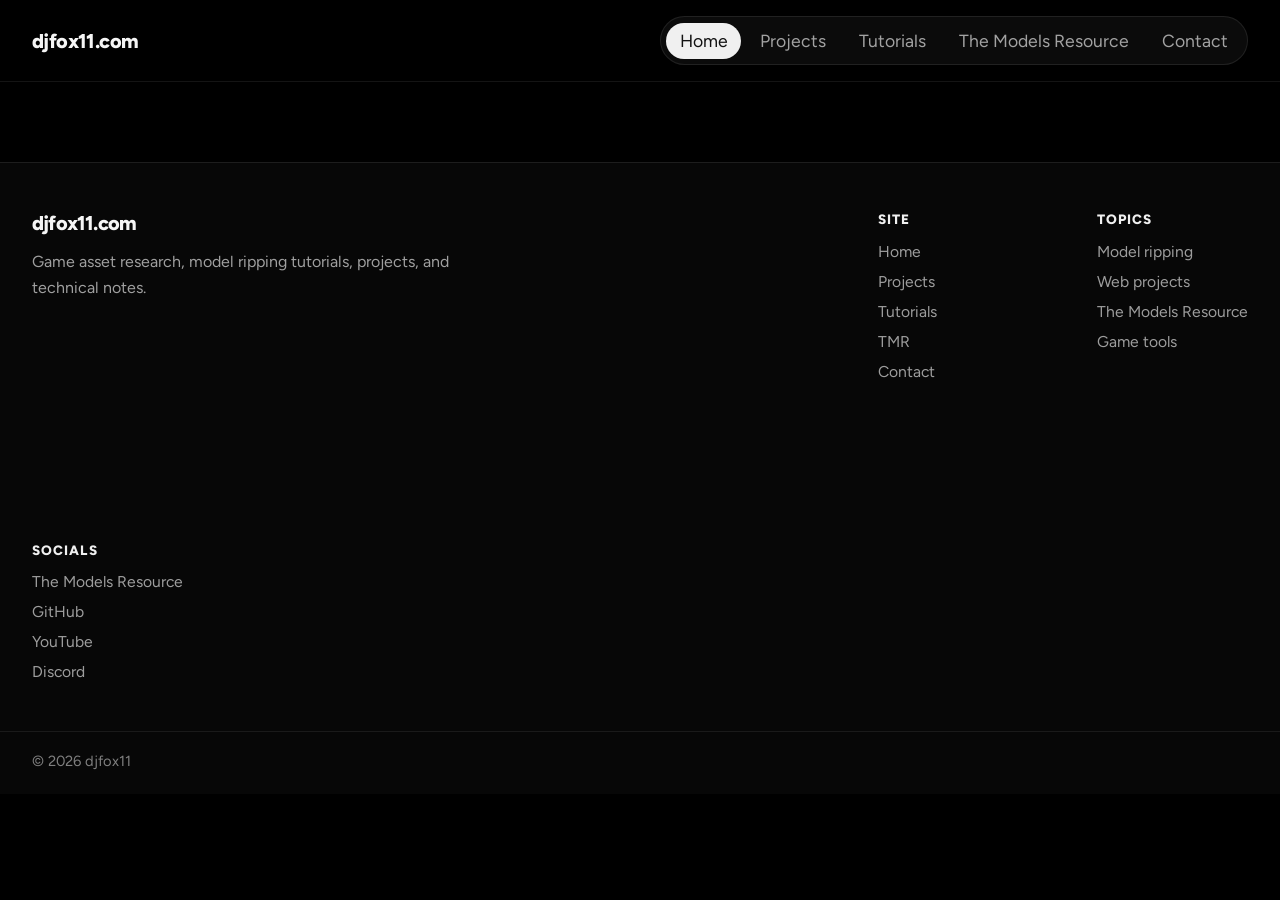
<file: index.html>
<!DOCTYPE html>
<html lang="en">

<head>
    <meta charset="UTF-8">
    <meta name="viewport" content="width=device-width, initial-scale=1.0">
    <title>djfox11 | Home</title>
    <link rel="stylesheet" href="/assets/css/style.css">
    <link rel="stylesheet" href="/assets/css/font.css">
    <link rel="stylesheet" href="/assets/css/footer.css">
</head>

<body style="background-color: #000;">
    <header class="site-header">
        <a href="/index.html" class="site-logo">djfox11.com</a>

        <nav class="nav" aria-label="Main navigation">
            <ul>
                <li><a href="/index.html" class="active">Home</a></li>
                <li><a href="/projects/index.html">Projects</a></li>
                <li><a href="/tutorials/index.html">Tutorials</a></li>
                <li><a href="/tmr/index.html">The Models Resource</a></li>
                <li><a href="/contact/index.html">Contact</a></li>
            </ul>
        </nav>
    </header>

    <footer class="site-footer">
        <div class="footer-inner">

            <section class="footer-brand">
                <a href="/index.html" class="footer-logo">djfox11.com</a>
                <p>
                    Game asset research, model ripping tutorials, projects,
                    and technical notes.
                </p>
            </section>

            <nav class="footer-section" aria-label="Footer site navigation">
                <h2>Site</h2>
                <ul>
                    <li><a href="/index.html">Home</a></li>
                    <li><a href="/projects/index.html">Projects</a></li>
                    <li><a href="/tutorials/index.html">Tutorials</a></li>
                    <li><a href="/tmr/index.html">TMR</a></li>
                    <li><a href="/contact/index.html">Contact</a></li>
                </ul>
            </nav>

            <section class="footer-section">
                <h2>Topics</h2>
                <ul>
                    <li><a href="/tutorials/index.html">Model ripping</a></li>
                    <li><a href="/projects/index.html">Web projects</a></li>
                    <li><a href="/tmr/index.html">The Models Resource</a></li>
                    <li><a href="/tutorials/index.html">Game tools</a></li>
                </ul>
            </section>

            <section class="footer-section">
                <h2>Socials</h2>
                <ul>
                    <li><a href="https://www.models-resource.com/" target="_blank" rel="noopener noreferrer">The Models
                            Resource</a></li>
                    <li><a href="#" target="_blank" rel="noopener noreferrer">GitHub</a></li>
                    <li><a href="#" target="_blank" rel="noopener noreferrer">YouTube</a></li>
                    <li><a href="#" target="_blank" rel="noopener noreferrer">Discord</a></li>
                </ul>
            </section>

        </div>

        <div class="footer-bottom">
            <p>© 2026 djfox11</p>
        </div>
    </footer>
</body>

</html>
</file>
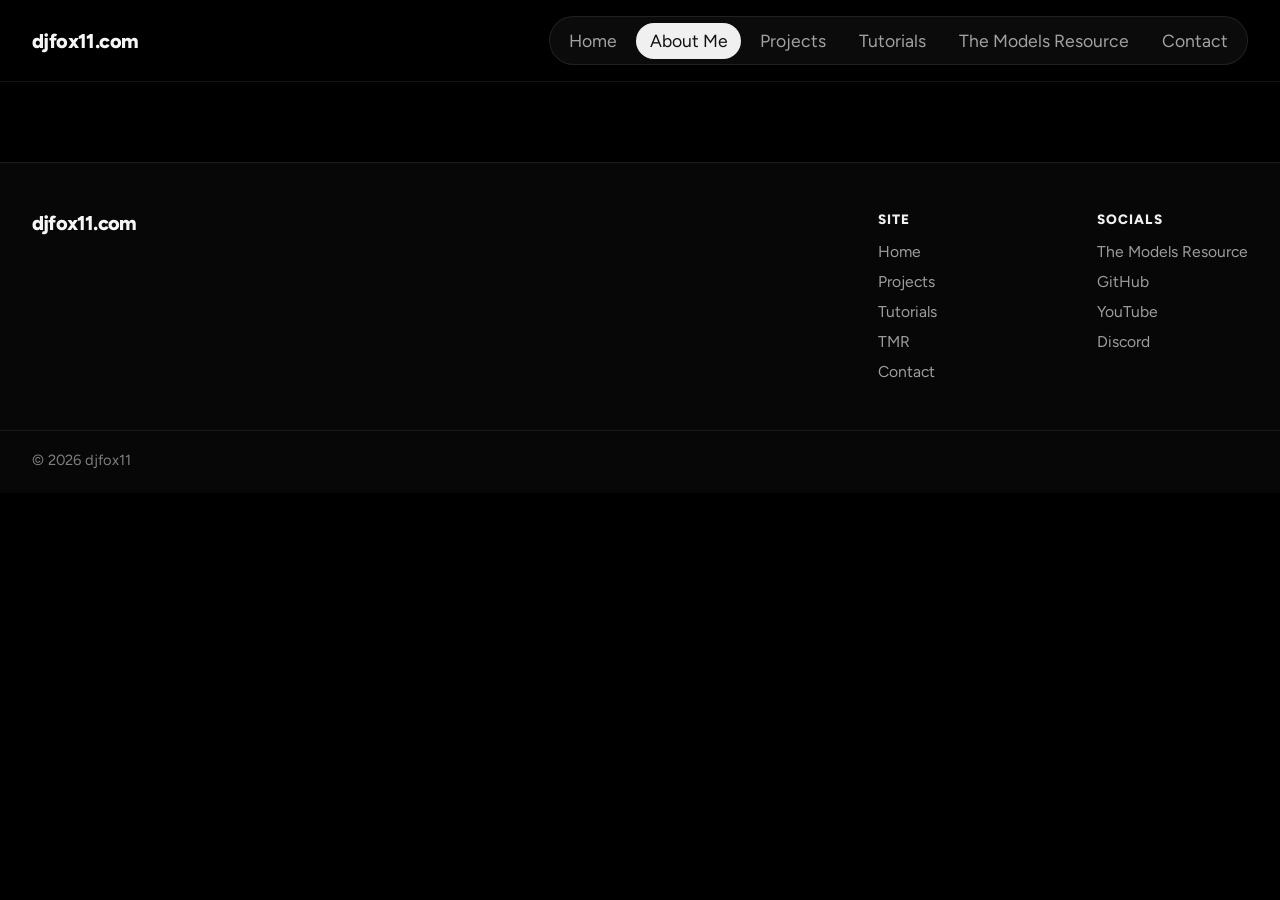
<file: about/index.html>
<!DOCTYPE html>
<html lang="en">

<head>
    <meta charset="UTF-8">
    <meta name="viewport" content="width=device-width, initial-scale=1.0">
    <title>djfox11 | Home</title>
    <link rel="stylesheet" href="/assets/css/style.css">
    <link rel="stylesheet" href="/assets/css/font.css">
    <link rel="stylesheet" href="/assets/css/footer.css">
</head>

<body>
    <div id="site-header"></div>
    <div id="site-footer"></div>
    <script src="/assets/js/includes.js"></script>
</body>

</html>
</file>
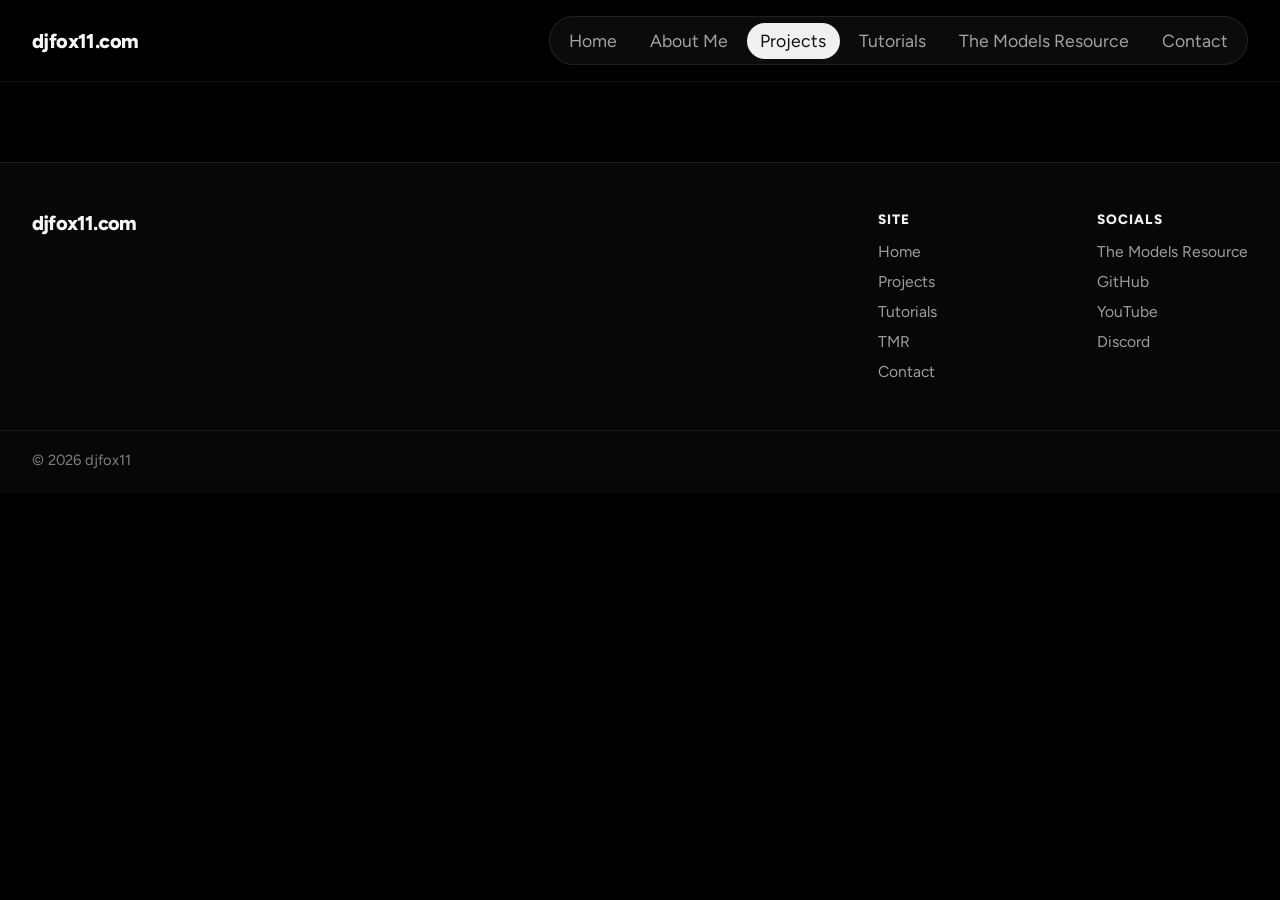
<file: projects/index.html>
<!DOCTYPE html>
<html lang="en">

<head>
    <meta charset="UTF-8">
    <meta name="viewport" content="width=device-width, initial-scale=1.0">
    <title>djfox11 | Home</title>
    <link rel="stylesheet" href="/assets/css/style.css">
    <link rel="stylesheet" href="/assets/css/font.css">
    <link rel="stylesheet" href="/assets/css/footer.css">
</head>

<body>
    <div id="site-header"></div>

    <div id="site-footer"></div>
    <script src="/assets/js/includes.js"></script>
</body>

</html>
</file>
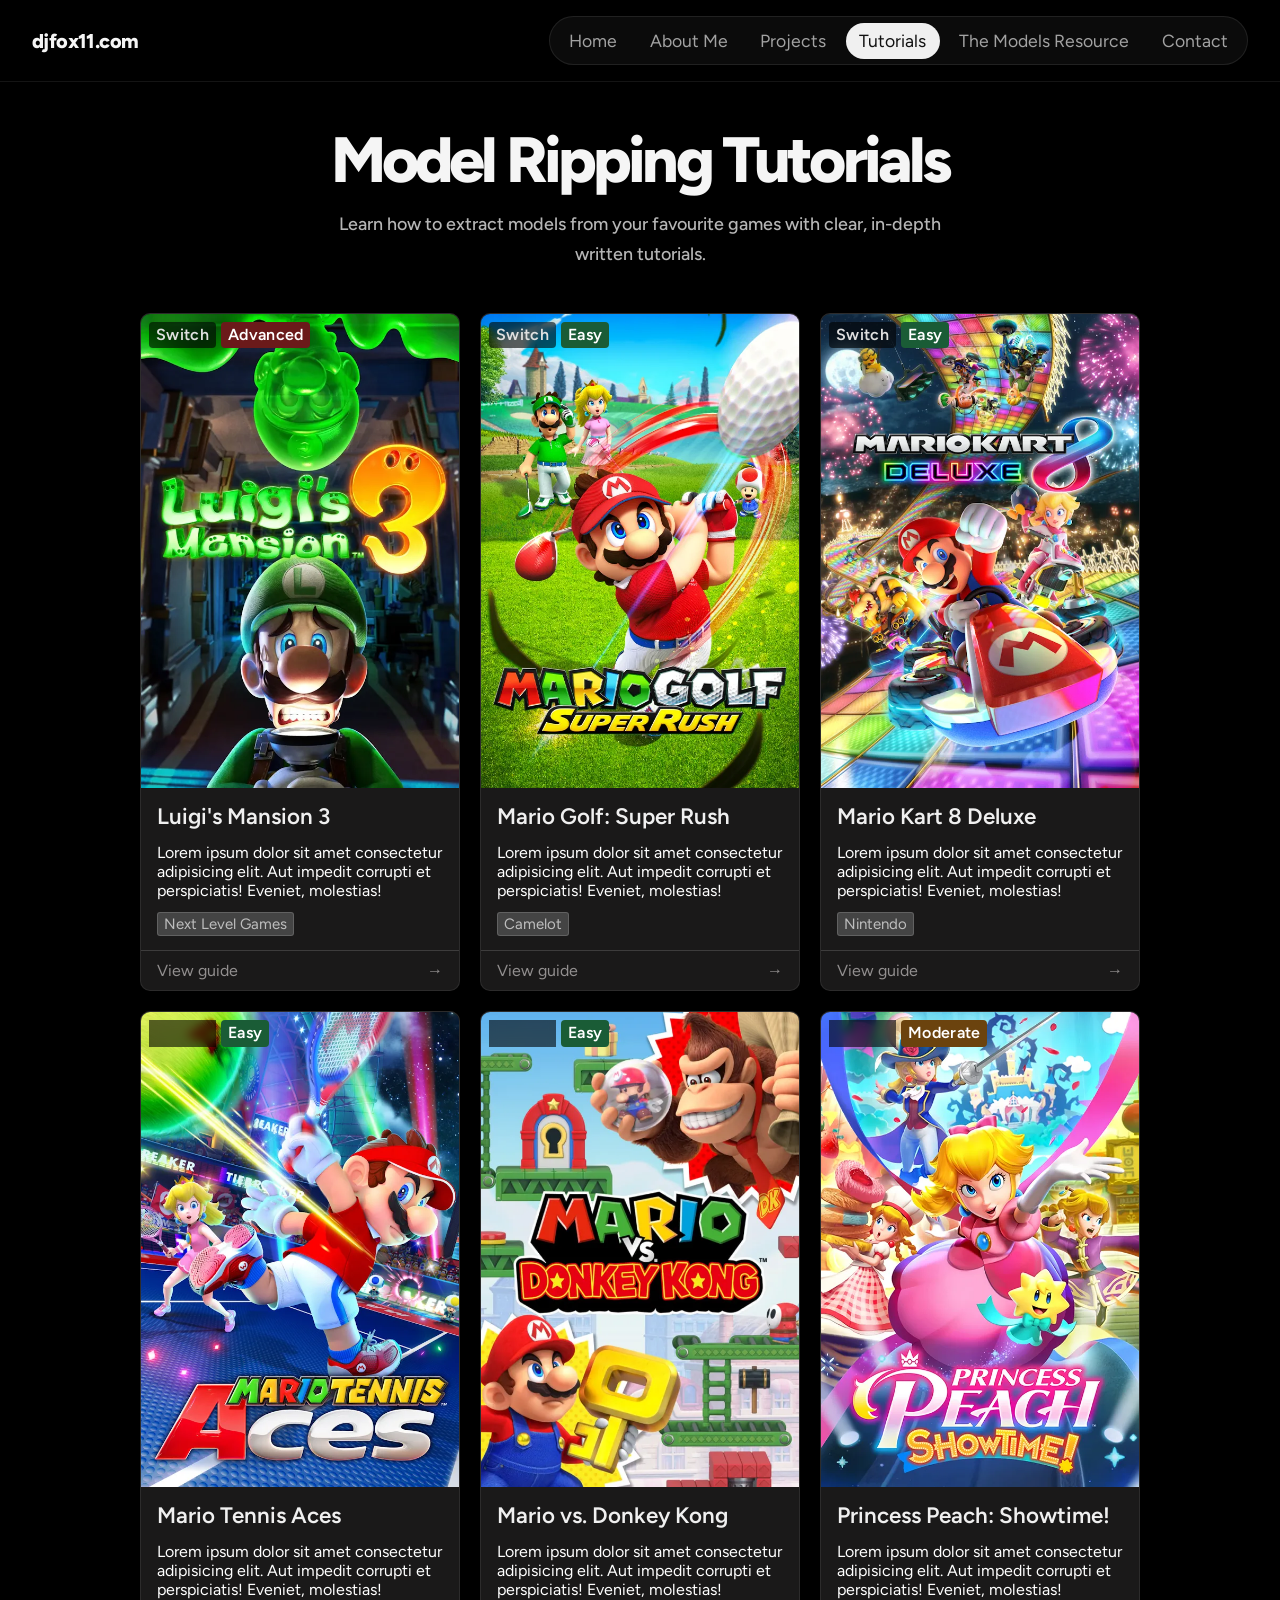
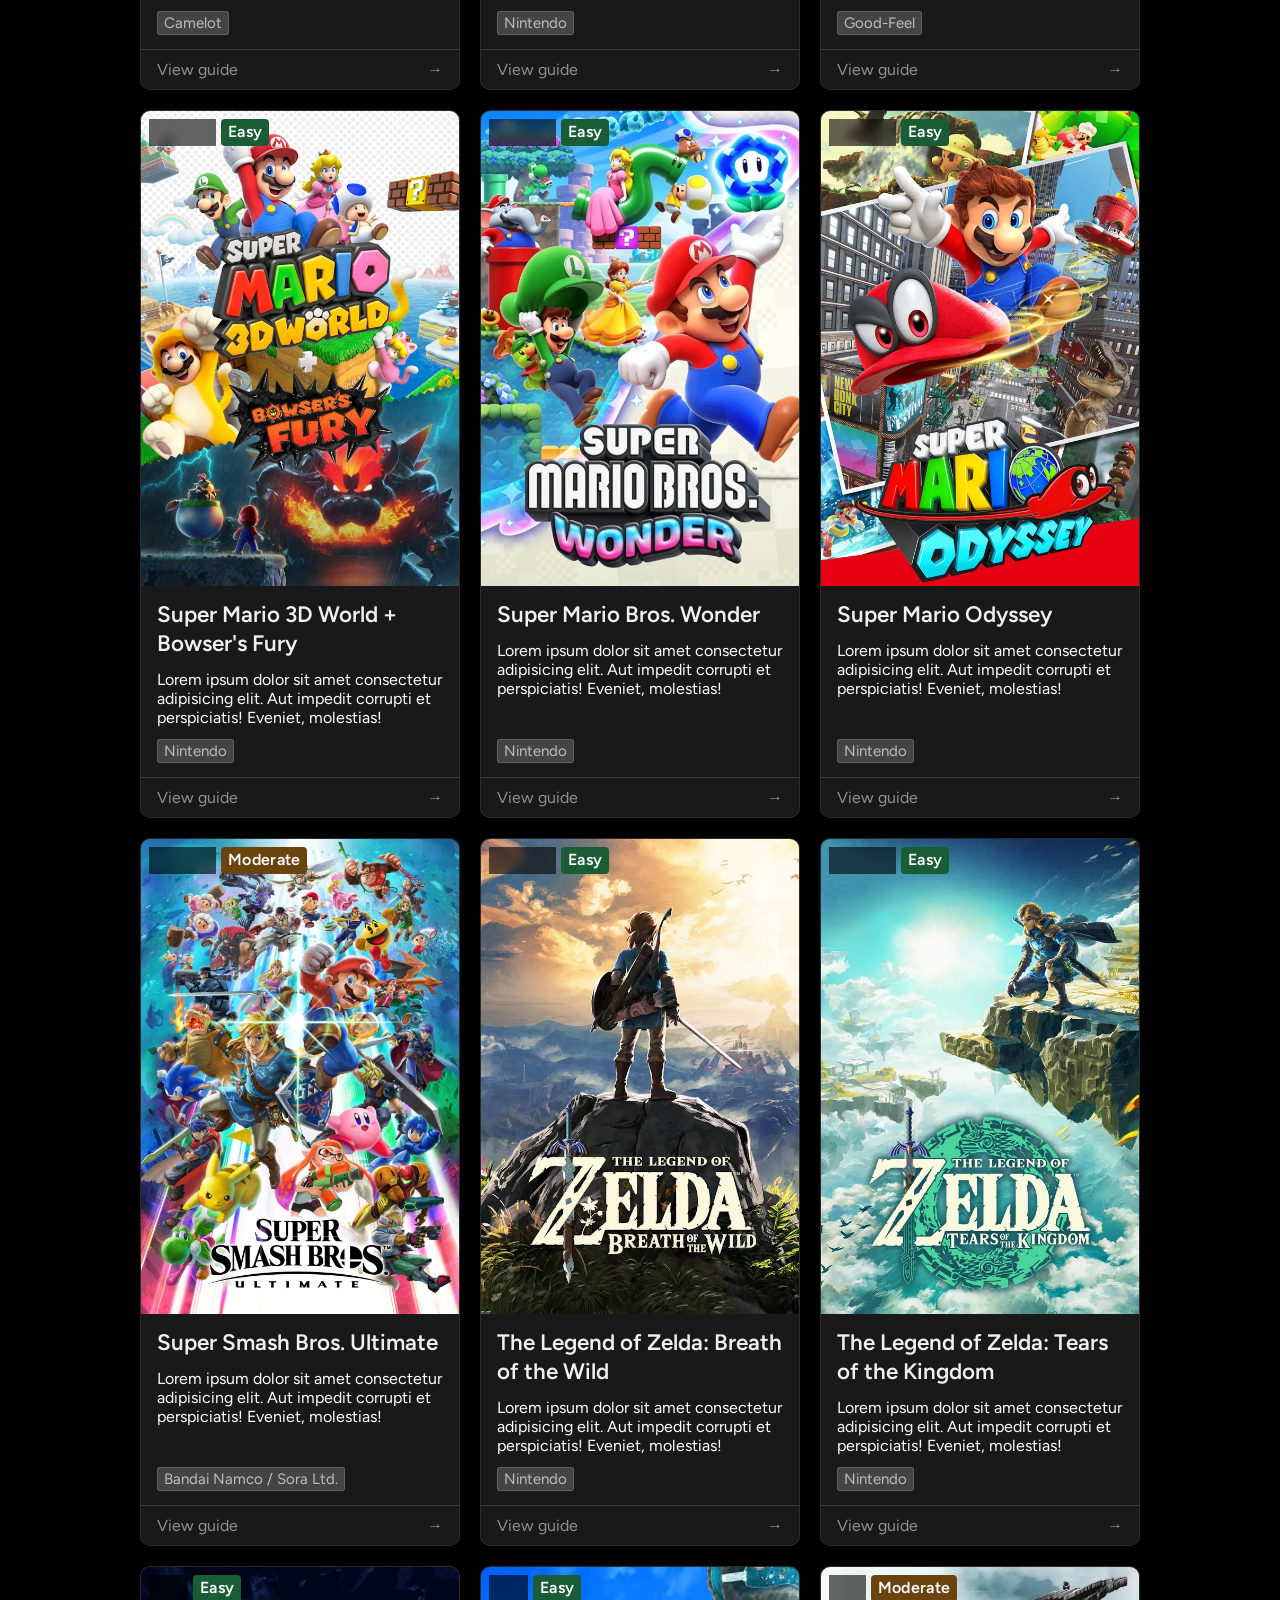
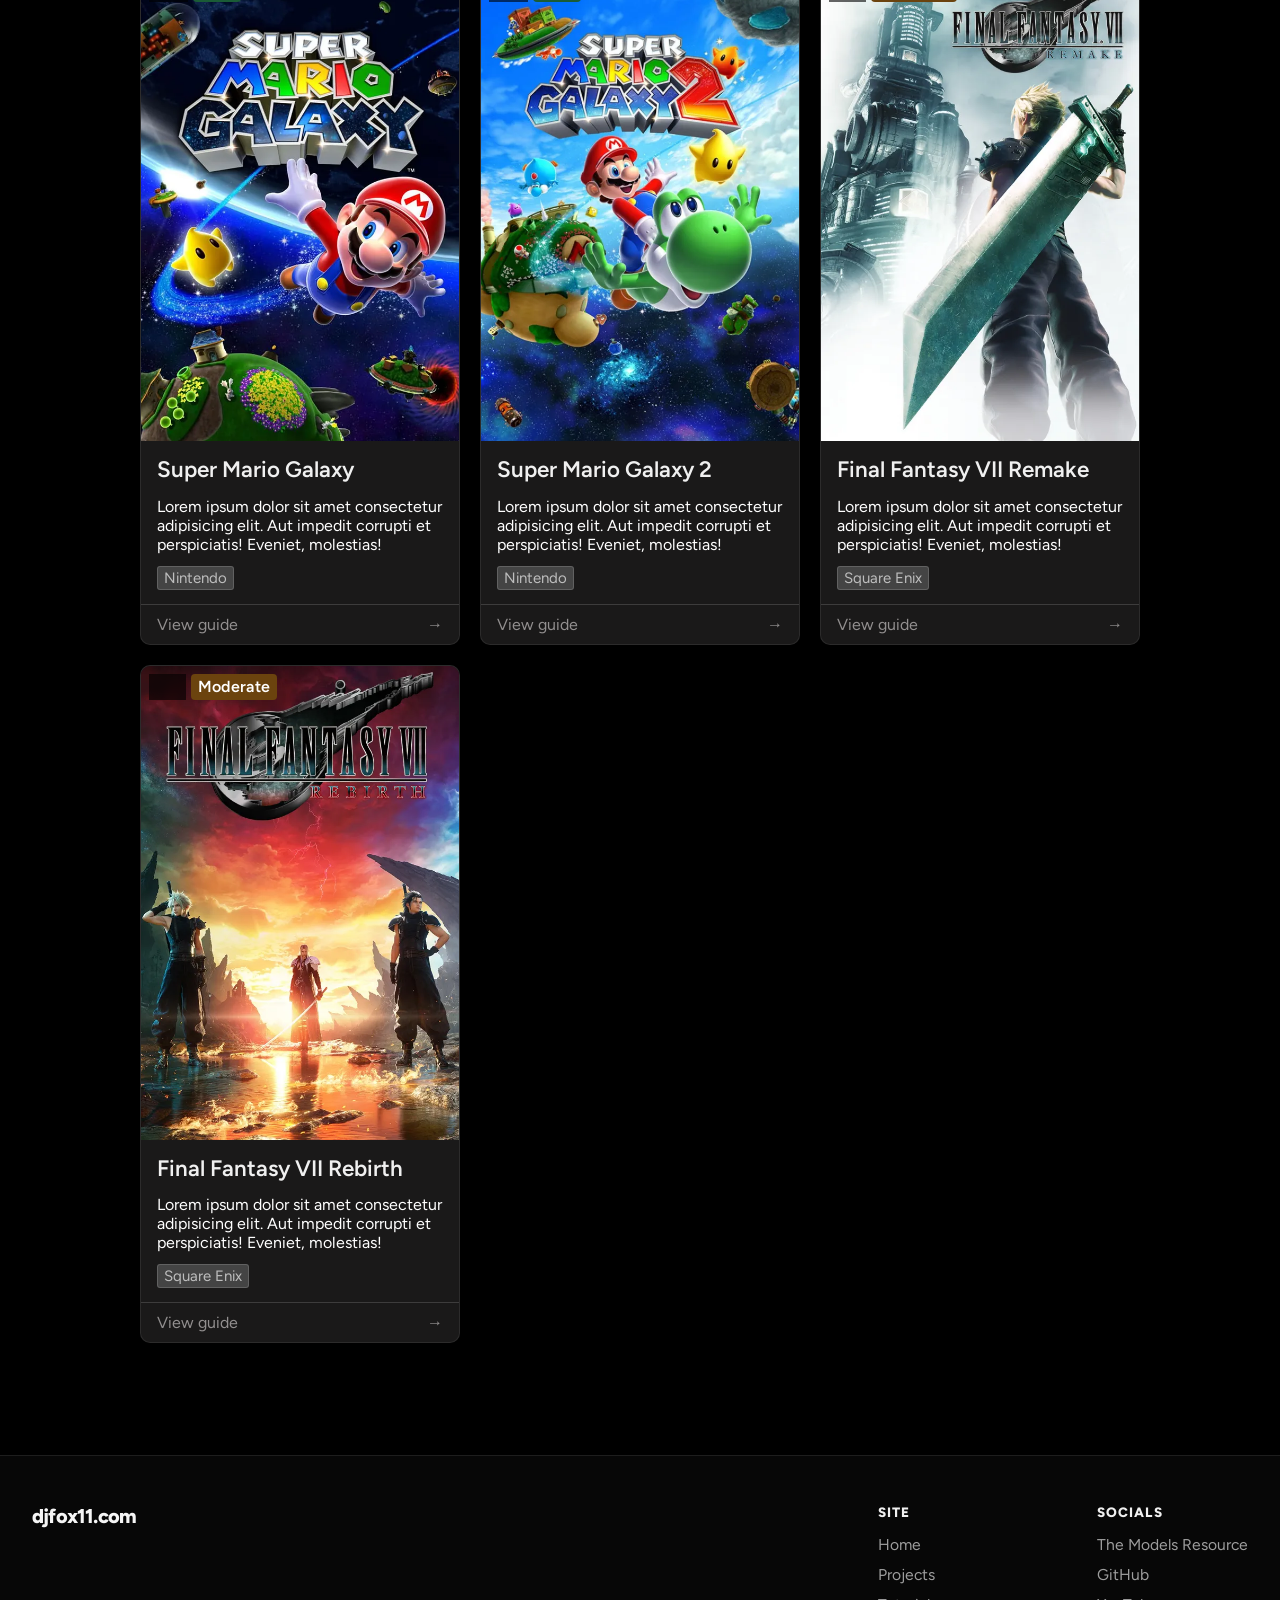
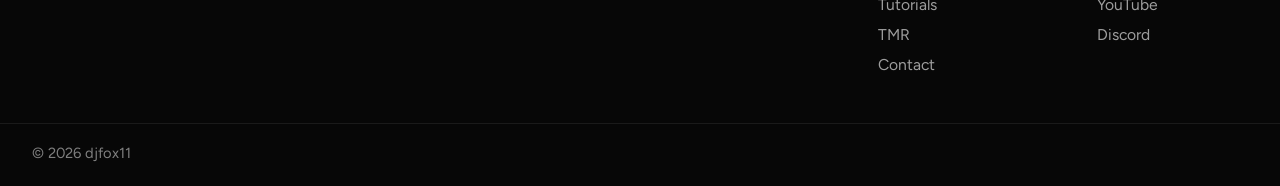
<file: tutorials/index.html>
<!DOCTYPE html>
<html lang="en">

<head>
    <meta charset="UTF-8">
    <meta name="viewport" content="width=device-width, initial-scale=1.0">
    <title>djfox11 | Home</title>
    <link rel="stylesheet" href="/assets/css/style.css">
    <link rel="stylesheet" href="/assets/css/font.css">
    <link rel="stylesheet" href="/assets/css/cards.css">
    <link rel="stylesheet" href="/assets/css/footer.css"

</head>

<body style="background-color: #000;">
    <div id="site-header"></div>

    <section class="tutorials-page-header">
        <h1>Model Ripping Tutorials</h1>
        <p>
            Learn how to extract models from your favourite games with clear,
            in-depth written tutorials.
        </p>
    </section>

    <p class="filter-results" id="filter-results" aria-live="polite"></p>

    <div class="cards-grid-container">

        <article class="badge-card" data-platform="switch" data-difficulty="advanced" data-developer="next-level-games">
            <a href="/tutorials/switch/luigis-mansion-3.html" class="badge-card-link">

                <div class="badge-card-image-wrap">
                    <img class="badge-card-image" src="/assets/images/games/lm3.webp" alt="Luigi's Mansion 3">
                    <div class="badge-card-badges">
                        <span class="badge badge-platform">Switch</span>
                        <span class="badge badge-difficulty badge-advanced">Advanced</span>
                    </div>
                </div>

                <div class="badge-card-content">
                    <h3 class="badge-card-title">Luigi's Mansion 3</h3>
                    <p class="badge-card-description">Lorem ipsum dolor sit amet consectetur adipisicing elit. Aut
                        impedit corrupti et perspiciatis! Eveniet, molestias!</p>
                    <div class="badge-card-tools">
                        <span class="tool-tag">Next Level Games</span>
                    </div>
                </div>

                <div class="badge-card-footer">
                    <span class="badge-card-footer-label">View guide</span>
                    <span class="badge-card-footer-arrow">→</span>
                </div>
            </a>
        </article>

        <article class="badge-card" data-platform="switch" data-difficulty="easy" data-developer="camelot">
            <a href="#" class="badge-card-link">

                <div class="badge-card-image-wrap">
                    <img class="badge-card-image" src="/assets/images/games/mgsr.webp" alt="Mario Golf: Super Rush">
                    <div class="badge-card-badges">
                        <span class="badge badge-platform">Switch</span>
                        <span class="badge badge-difficulty badge-easy">Easy</span>
                    </div>
                </div>

                <div class="badge-card-content">
                    <h3 class="badge-card-title">Mario Golf: Super Rush</h3>
                    <p class="badge-card-description">Lorem ipsum dolor sit amet consectetur adipisicing elit. Aut
                        impedit corrupti et perspiciatis! Eveniet, molestias!</p>
                    <div class="badge-card-tools">
                        <span class="tool-tag">Camelot</span>
                    </div>
                </div>

                <div class="badge-card-footer">
                    <span class="badge-card-footer-label">View guide</span>
                    <span class="badge-card-footer-arrow">→</span>
                </div>
            </a>
        </article>

        <article class="badge-card" data-platform="switch" data-difficulty="easy" data-developer="nintendo">
            <a href="#" class="badge-card-link">

                <div class="badge-card-image-wrap">
                    <img class="badge-card-image" src="/assets/images/games/mk8d.webp" alt="Mario Kart 8 Deluxe">
                    <div class="badge-card-badges">
                        <span class="badge badge-platform">Switch</span>
                        <span class="badge badge-difficulty badge-easy">Easy</span>
                    </div>
                </div>

                <div class="badge-card-content">
                    <h3 class="badge-card-title">Mario Kart 8 Deluxe</h3>
                    <p class="badge-card-description">Lorem ipsum dolor sit amet consectetur adipisicing elit. Aut
                        impedit corrupti et perspiciatis! Eveniet, molestias!</p>
                    <div class="badge-card-tools">
                        <span class="tool-tag">Nintendo</span>
                    </div>
                </div>

                <div class="badge-card-footer">
                    <span class="badge-card-footer-label">View guide</span>
                    <span class="badge-card-footer-arrow">→</span>
                </div>
            </a>
        </article>

        <article class="badge-card" data-platform="switch" data-difficulty="easy" data-developer="camelot">
            <a href="#" class="badge-card-link">

                <div class="badge-card-image-wrap">
                    <img class="badge-card-image" src="/assets/images/games/mta.webp" alt="Mario Tennis Aces">
                    <div class="badge-card-badges">
                        <span class="badge badge-platform">Switch</span>
                        <span class="badge badge-difficulty badge-easy">Easy</span>
                    </div>
                </div>

                <div class="badge-card-content">
                    <h3 class="badge-card-title">Mario Tennis Aces</h3>
                    <p class="badge-card-description">Lorem ipsum dolor sit amet consectetur adipisicing elit. Aut
                        impedit corrupti et perspiciatis! Eveniet, molestias!</p>
                    <div class="badge-card-tools">
                        <span class="tool-tag">Camelot</span>
                    </div>
                </div>

                <div class="badge-card-footer">
                    <span class="badge-card-footer-label">View guide</span>
                    <span class="badge-card-footer-arrow">→</span>
                </div>
            </a>
        </article>

        <article class="badge-card" data-platform="switch" data-difficulty="easy" data-developer="nintendo">
            <a href="#" class="badge-card-link">

                <div class="badge-card-image-wrap">
                    <img class="badge-card-image" src="/assets/images/games/mvsdk.webp" alt="Mario vs. Donkey Kong">
                    <div class="badge-card-badges">
                        <span class="badge badge-platform">Switch</span>
                        <span class="badge badge-difficulty badge-easy">Easy</span>
                    </div>
                </div>

                <div class="badge-card-content">
                    <h3 class="badge-card-title">Mario vs. Donkey Kong</h3>
                    <p class="badge-card-description">Lorem ipsum dolor sit amet consectetur adipisicing elit. Aut
                        impedit corrupti et perspiciatis! Eveniet, molestias!</p>
                    <div class="badge-card-tools">
                        <span class="tool-tag">Nintendo</span>
                    </div>
                </div>

                <div class="badge-card-footer">
                    <span class="badge-card-footer-label">View guide</span>
                    <span class="badge-card-footer-arrow">→</span>
                </div>
            </a>
        </article>

        <article class="badge-card" data-platform="switch" data-difficulty="moderate" data-developer="good-feel">
            <a href="#" class="badge-card-link">

                <div class="badge-card-image-wrap">
                    <img class="badge-card-image" src="/assets/images/games/pps.webp" alt="Princess Peach: Showtime!">
                    <div class="badge-card-badges">
                        <span class="badge badge-platform">Switch</span>
                        <span class="badge badge-difficulty badge-moderate">Moderate</span>
                    </div>
                </div>

                <div class="badge-card-content">
                    <h3 class="badge-card-title">Princess Peach: Showtime!</h3>
                    <p class="badge-card-description">Lorem ipsum dolor sit amet consectetur adipisicing elit. Aut
                        impedit corrupti et perspiciatis! Eveniet, molestias!</p>
                    <div class="badge-card-tools">
                        <span class="tool-tag">Good-Feel</span>
                    </div>
                </div>

                <div class="badge-card-footer">
                    <span class="badge-card-footer-label">View guide</span>
                    <span class="badge-card-footer-arrow">→</span>
                </div>
            </a>
        </article>

        <article class="badge-card" data-platform="switch" data-difficulty="easy" data-developer="nintendo">
            <a href="#" class="badge-card-link">

                <div class="badge-card-image-wrap">
                    <img class="badge-card-image" src="/assets/images/games/sm3dwbf.webp"
                        alt="Super Mario 3D World + Bowser's Fury">
                    <div class="badge-card-badges">
                        <span class="badge badge-platform">Switch</span>
                        <span class="badge badge-difficulty badge-easy">Easy</span>
                    </div>
                </div>

                <div class="badge-card-content">
                    <h3 class="badge-card-title">Super Mario 3D World + Bowser's Fury</h3>
                    <p class="badge-card-description">Lorem ipsum dolor sit amet consectetur adipisicing elit. Aut
                        impedit corrupti et perspiciatis! Eveniet, molestias!</p>
                    <div class="badge-card-tools">
                        <span class="tool-tag">Nintendo</span>
                    </div>
                </div>

                <div class="badge-card-footer">
                    <span class="badge-card-footer-label">View guide</span>
                    <span class="badge-card-footer-arrow">→</span>
                </div>
            </a>
        </article>

        <article class="badge-card" data-platform="switch" data-difficulty="easy" data-developer="nintendo">
            <a href="#" class="badge-card-link">

                <div class="badge-card-image-wrap">
                    <img class="badge-card-image" src="/assets/images/games/smbw.webp" alt="Super Mario Bros. Wonder">
                    <div class="badge-card-badges">
                        <span class="badge badge-platform">Switch</span>
                        <span class="badge badge-difficulty badge-easy">Easy</span>
                    </div>
                </div>

                <div class="badge-card-content">
                    <h3 class="badge-card-title">Super Mario Bros. Wonder</h3>
                    <p class="badge-card-description">Lorem ipsum dolor sit amet consectetur adipisicing elit. Aut
                        impedit corrupti et perspiciatis! Eveniet, molestias!</p>
                    <div class="badge-card-tools">
                        <span class="tool-tag">Nintendo</span>
                    </div>
                </div>

                <div class="badge-card-footer">
                    <span class="badge-card-footer-label">View guide</span>
                    <span class="badge-card-footer-arrow">→</span>
                </div>
            </a>
        </article>

        <article class="badge-card" data-platform="switch" data-difficulty="easy" data-developer="nintendo">
            <a href="/tutorials/switch/super-mario-odyssey.html" class="badge-card-link">

                <div class="badge-card-image-wrap">
                    <img class="badge-card-image" src="/assets/images/games/smo.webp" alt="Super Mario Odyssey">
                    <div class="badge-card-badges">
                        <span class="badge badge-platform">Switch</span>
                        <span class="badge badge-difficulty badge-easy">Easy</span>
                    </div>
                </div>

                <div class="badge-card-content">
                    <h3 class="badge-card-title">Super Mario Odyssey</h3>
                    <p class="badge-card-description">Lorem ipsum dolor sit amet consectetur adipisicing elit. Aut
                        impedit corrupti et perspiciatis! Eveniet, molestias!</p>
                    <div class="badge-card-tools">
                        <span class="tool-tag">Nintendo</span>
                    </div>
                </div>

                <div class="badge-card-footer">
                    <span class="badge-card-footer-label">View guide</span>
                    <span class="badge-card-footer-arrow">→</span>
                </div>
            </a>
        </article>

        <article class="badge-card" data-platform="switch" data-difficulty="moderate"
            data-developer="bandai-namco-sora">
            <a href="#" class="badge-card-link">

                <div class="badge-card-image-wrap">
                    <img class="badge-card-image" src="/assets/images/games/ssbu.webp" alt="Super Smash Bros. Ultimate">
                    <div class="badge-card-badges">
                        <span class="badge badge-platform">Switch</span>
                        <span class="badge badge-difficulty badge-moderate">Moderate</span>
                    </div>
                </div>

                <div class="badge-card-content">
                    <h3 class="badge-card-title">Super Smash Bros. Ultimate</h3>
                    <p class="badge-card-description">Lorem ipsum dolor sit amet consectetur adipisicing elit. Aut
                        impedit corrupti et perspiciatis! Eveniet, molestias!</p>
                    <div class="badge-card-tools">
                        <span class="tool-tag">Bandai Namco / Sora Ltd.</span>
                    </div>
                </div>

                <div class="badge-card-footer">
                    <span class="badge-card-footer-label">View guide</span>
                    <span class="badge-card-footer-arrow">→</span>
                </div>
            </a>
        </article>

        <article class="badge-card" data-platform="switch" data-difficulty="easy" data-developer="nintendo">
            <a href="#" class="badge-card-link">

                <div class="badge-card-image-wrap">
                    <img class="badge-card-image" src="/assets/images/games/botw.webp"
                        alt="The Legend of Zelda: Breath of the Wild">
                    <div class="badge-card-badges">
                        <span class="badge badge-platform">Switch</span>
                        <span class="badge badge-difficulty badge-easy">Easy</span>
                    </div>
                </div>

                <div class="badge-card-content">
                    <h3 class="badge-card-title">The Legend of Zelda: Breath of the Wild</h3>
                    <p class="badge-card-description">Lorem ipsum dolor sit amet consectetur adipisicing elit. Aut
                        impedit corrupti et perspiciatis! Eveniet, molestias!</p>
                    <div class="badge-card-tools">
                        <span class="tool-tag">Nintendo</span>
                    </div>
                </div>

                <div class="badge-card-footer">
                    <span class="badge-card-footer-label">View guide</span>
                    <span class="badge-card-footer-arrow">→</span>
                </div>
            </a>
        </article>

        <article class="badge-card" data-platform="switch" data-difficulty="easy" data-developer="nintendo">
            <a href="#" class="badge-card-link">

                <div class="badge-card-image-wrap">
                    <img class="badge-card-image" src="/assets/images/games/totk.webp"
                        alt="The Legend of Zelda: Tears of the Kingdom">
                    <div class="badge-card-badges">
                        <span class="badge badge-platform">Switch</span>
                        <span class="badge badge-difficulty badge-easy">Easy</span>
                    </div>
                </div>

                <div class="badge-card-content">
                    <h3 class="badge-card-title">The Legend of Zelda: Tears of the Kingdom</h3>
                    <p class="badge-card-description">Lorem ipsum dolor sit amet consectetur adipisicing elit. Aut
                        impedit corrupti et perspiciatis! Eveniet, molestias!</p>
                    <div class="badge-card-tools">
                        <span class="tool-tag">Nintendo</span>
                    </div>
                </div>

                <div class="badge-card-footer">
                    <span class="badge-card-footer-label">View guide</span>
                    <span class="badge-card-footer-arrow">→</span>
                </div>
            </a>
        </article>

        <article class="badge-card" data-platform="wii" data-difficulty="easy" data-developer="nintendo">
            <a href="#" class="badge-card-link">

                <div class="badge-card-image-wrap">
                    <img class="badge-card-image" src="/assets/images/games/smg.webp" alt="Super Mario Galaxy">
                    <div class="badge-card-badges">
                        <span class="badge badge-platform">Wii</span>
                        <span class="badge badge-difficulty badge-easy">Easy</span>
                    </div>
                </div>

                <div class="badge-card-content">
                    <h3 class="badge-card-title">Super Mario Galaxy</h3>
                    <p class="badge-card-description">Lorem ipsum dolor sit amet consectetur adipisicing elit. Aut
                        impedit corrupti et perspiciatis! Eveniet, molestias!</p>
                    <div class="badge-card-tools">
                        <span class="tool-tag">Nintendo</span>
                    </div>
                </div>

                <div class="badge-card-footer">
                    <span class="badge-card-footer-label">View guide</span>
                    <span class="badge-card-footer-arrow">→</span>
                </div>
            </a>
        </article>

        <article class="badge-card" data-platform="wii" data-difficulty="easy" data-developer="nintendo">
            <a href="#" class="badge-card-link">

                <div class="badge-card-image-wrap">
                    <img class="badge-card-image" src="/assets/images/games/smg2.webp" alt="Super Mario Galaxy 2">
                    <div class="badge-card-badges">
                        <span class="badge badge-platform">Wii</span>
                        <span class="badge badge-difficulty badge-easy">Easy</span>
                    </div>
                </div>

                <div class="badge-card-content">
                    <h3 class="badge-card-title">Super Mario Galaxy 2</h3>
                    <p class="badge-card-description">Lorem ipsum dolor sit amet consectetur adipisicing elit. Aut
                        impedit corrupti et perspiciatis! Eveniet, molestias!</p>
                    <div class="badge-card-tools">
                        <span class="tool-tag">Nintendo</span>
                    </div>
                </div>

                <div class="badge-card-footer">
                    <span class="badge-card-footer-label">View guide</span>
                    <span class="badge-card-footer-arrow">→</span>
                </div>
            </a>
        </article>

        <article class="badge-card" data-platform="pc" data-difficulty="moderate" data-developer="square-enix">
            <a href="#" class="badge-card-link">

                <div class="badge-card-image-wrap">
                    <img class="badge-card-image" src="/assets/images/games/ff7remake.webp"
                        alt="Final Fantasy VII Remake">
                    <div class="badge-card-badges">
                        <span class="badge badge-platform">PC</span>
                        <span class="badge badge-difficulty badge-moderate">Moderate</span>
                    </div>
                </div>

                <div class="badge-card-content">
                    <h3 class="badge-card-title">Final Fantasy VII Remake</h3>
                    <p class="badge-card-description">Lorem ipsum dolor sit amet consectetur adipisicing elit. Aut
                        impedit corrupti et perspiciatis! Eveniet, molestias!</p>
                    <div class="badge-card-tools">
                        <span class="tool-tag">Square Enix</span>
                    </div>
                </div>

                <div class="badge-card-footer">
                    <span class="badge-card-footer-label">View guide</span>
                    <span class="badge-card-footer-arrow">→</span>
                </div>
            </a>
        </article>

        <article class="badge-card" data-platform="pc" data-difficulty="moderate" data-developer="square-enix">
            <a href="#" class="badge-card-link">

                <div class="badge-card-image-wrap">
                    <img class="badge-card-image" src="/assets/images/games/ff7rebirth.webp"
                        alt="Final Fantasy VII Rebirth">
                    <div class="badge-card-badges">
                        <span class="badge badge-platform">PC</span>
                        <span class="badge badge-difficulty badge-moderate">Moderate</span>
                    </div>
                </div>

                <div class="badge-card-content">
                    <h3 class="badge-card-title">Final Fantasy VII Rebirth</h3>
                    <p class="badge-card-description">Lorem ipsum dolor sit amet consectetur adipisicing elit. Aut
                        impedit corrupti et perspiciatis! Eveniet, molestias!</p>
                    <div class="badge-card-tools">
                        <span class="tool-tag">Square Enix</span>
                    </div>
                </div>

                <div class="badge-card-footer">
                    <span class="badge-card-footer-label">View guide</span>
                    <span class="badge-card-footer-arrow">→</span>
                </div>
            </a>
        </article>
    </div>

    <div id="site-footer"></div>

    <script src="/assets/js/includes.js"></script>
</body>

</html>
</file>
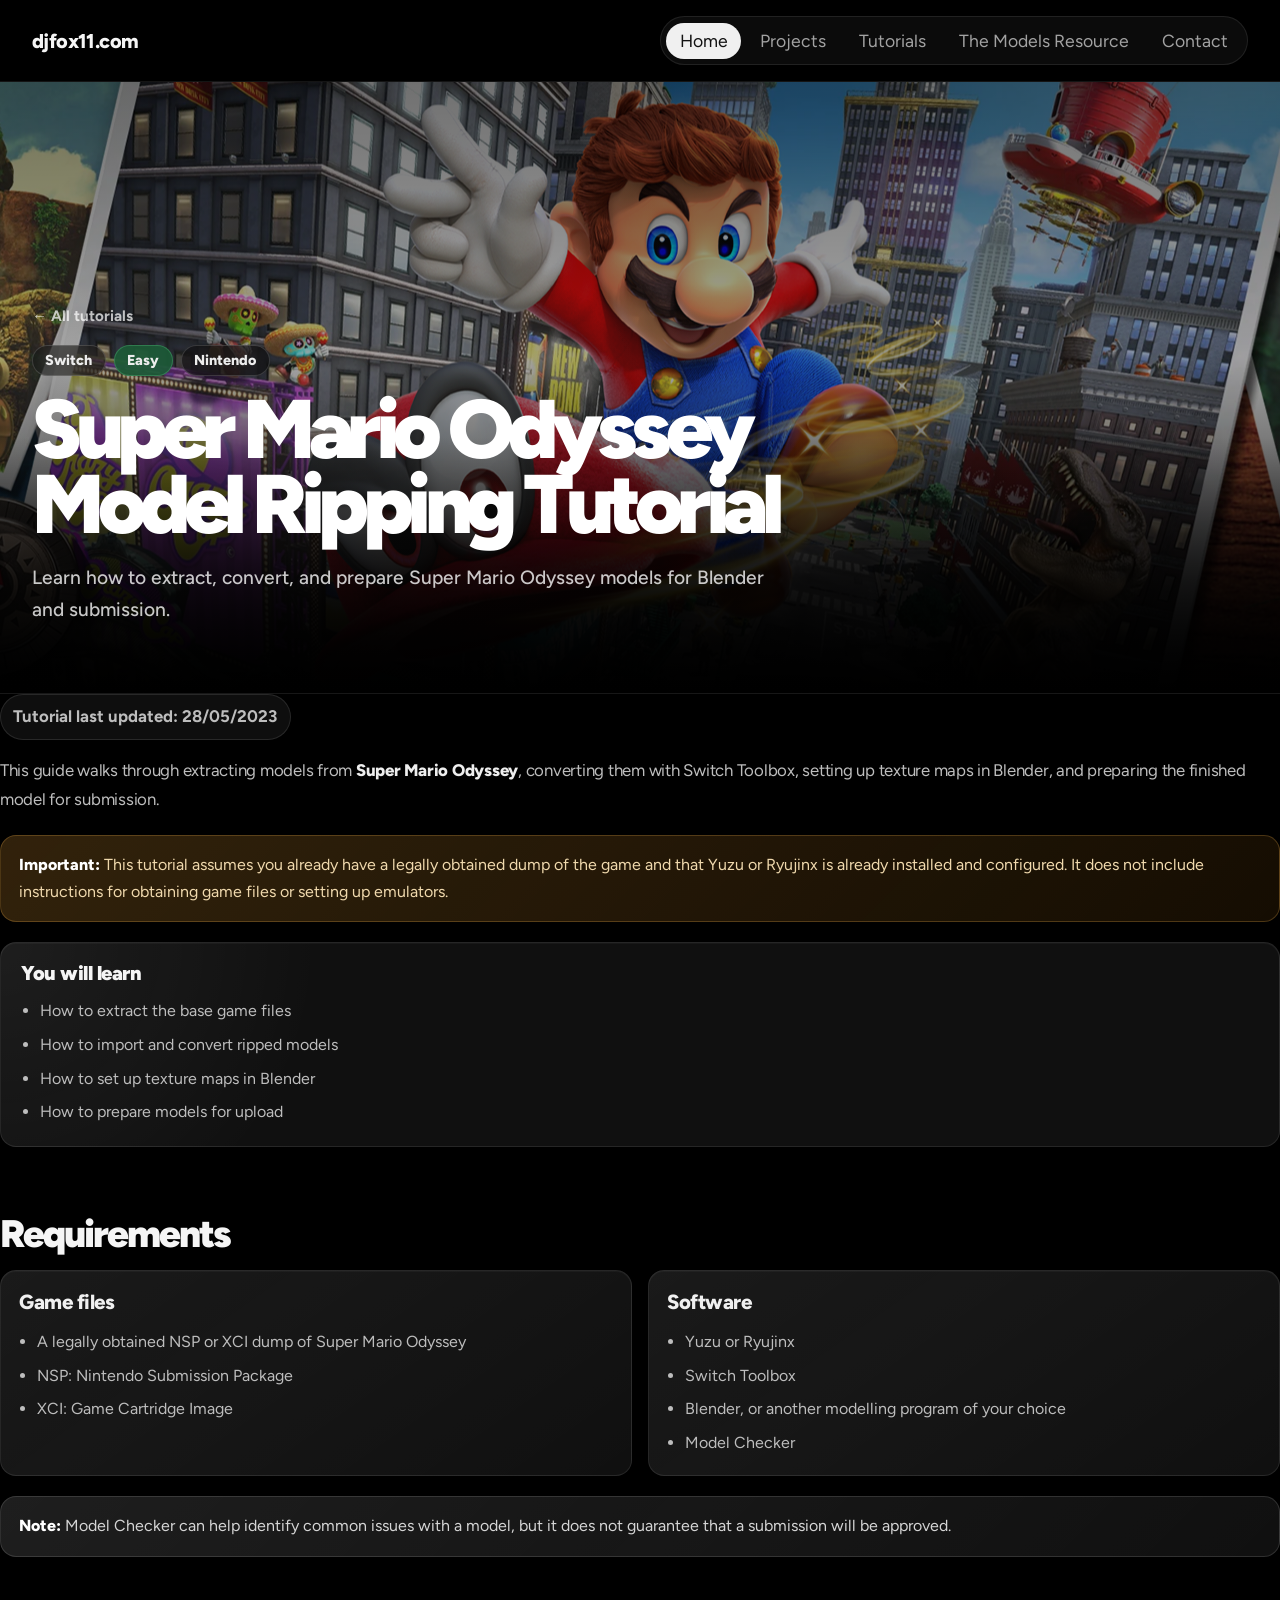
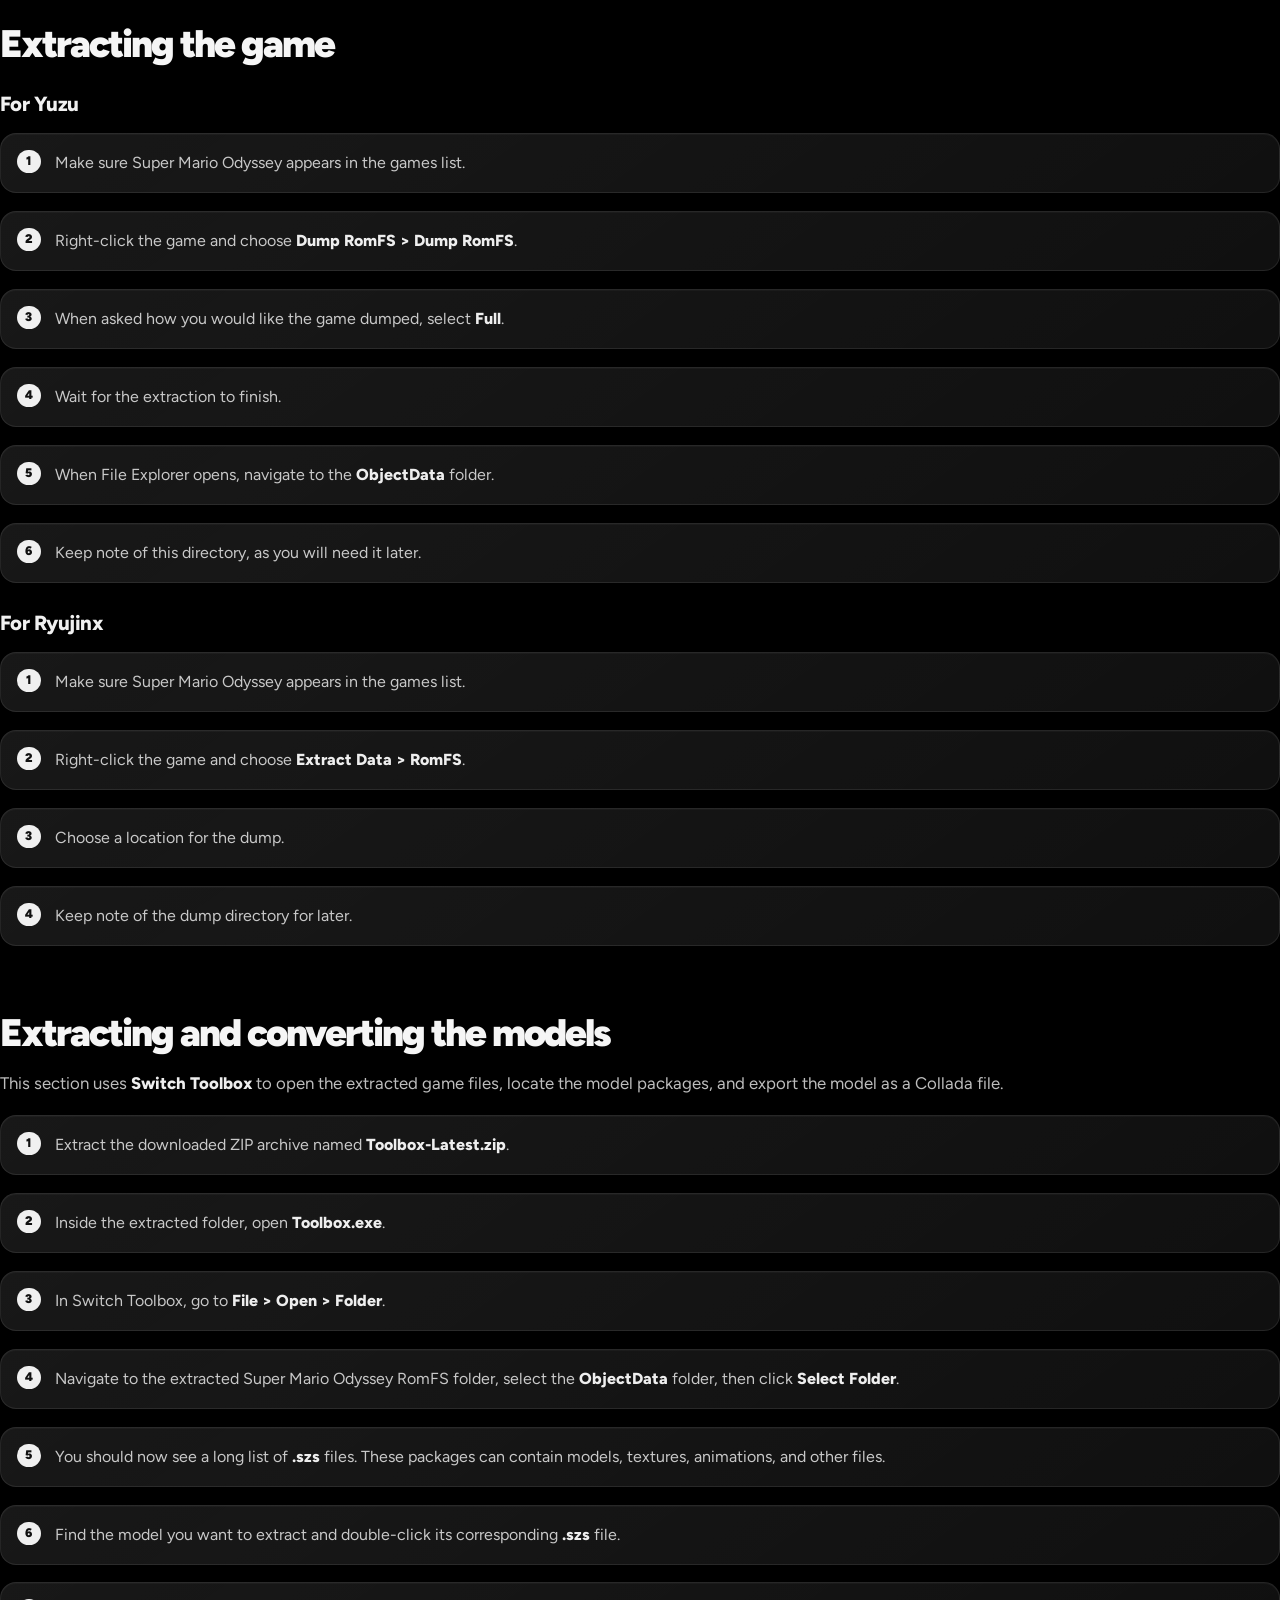
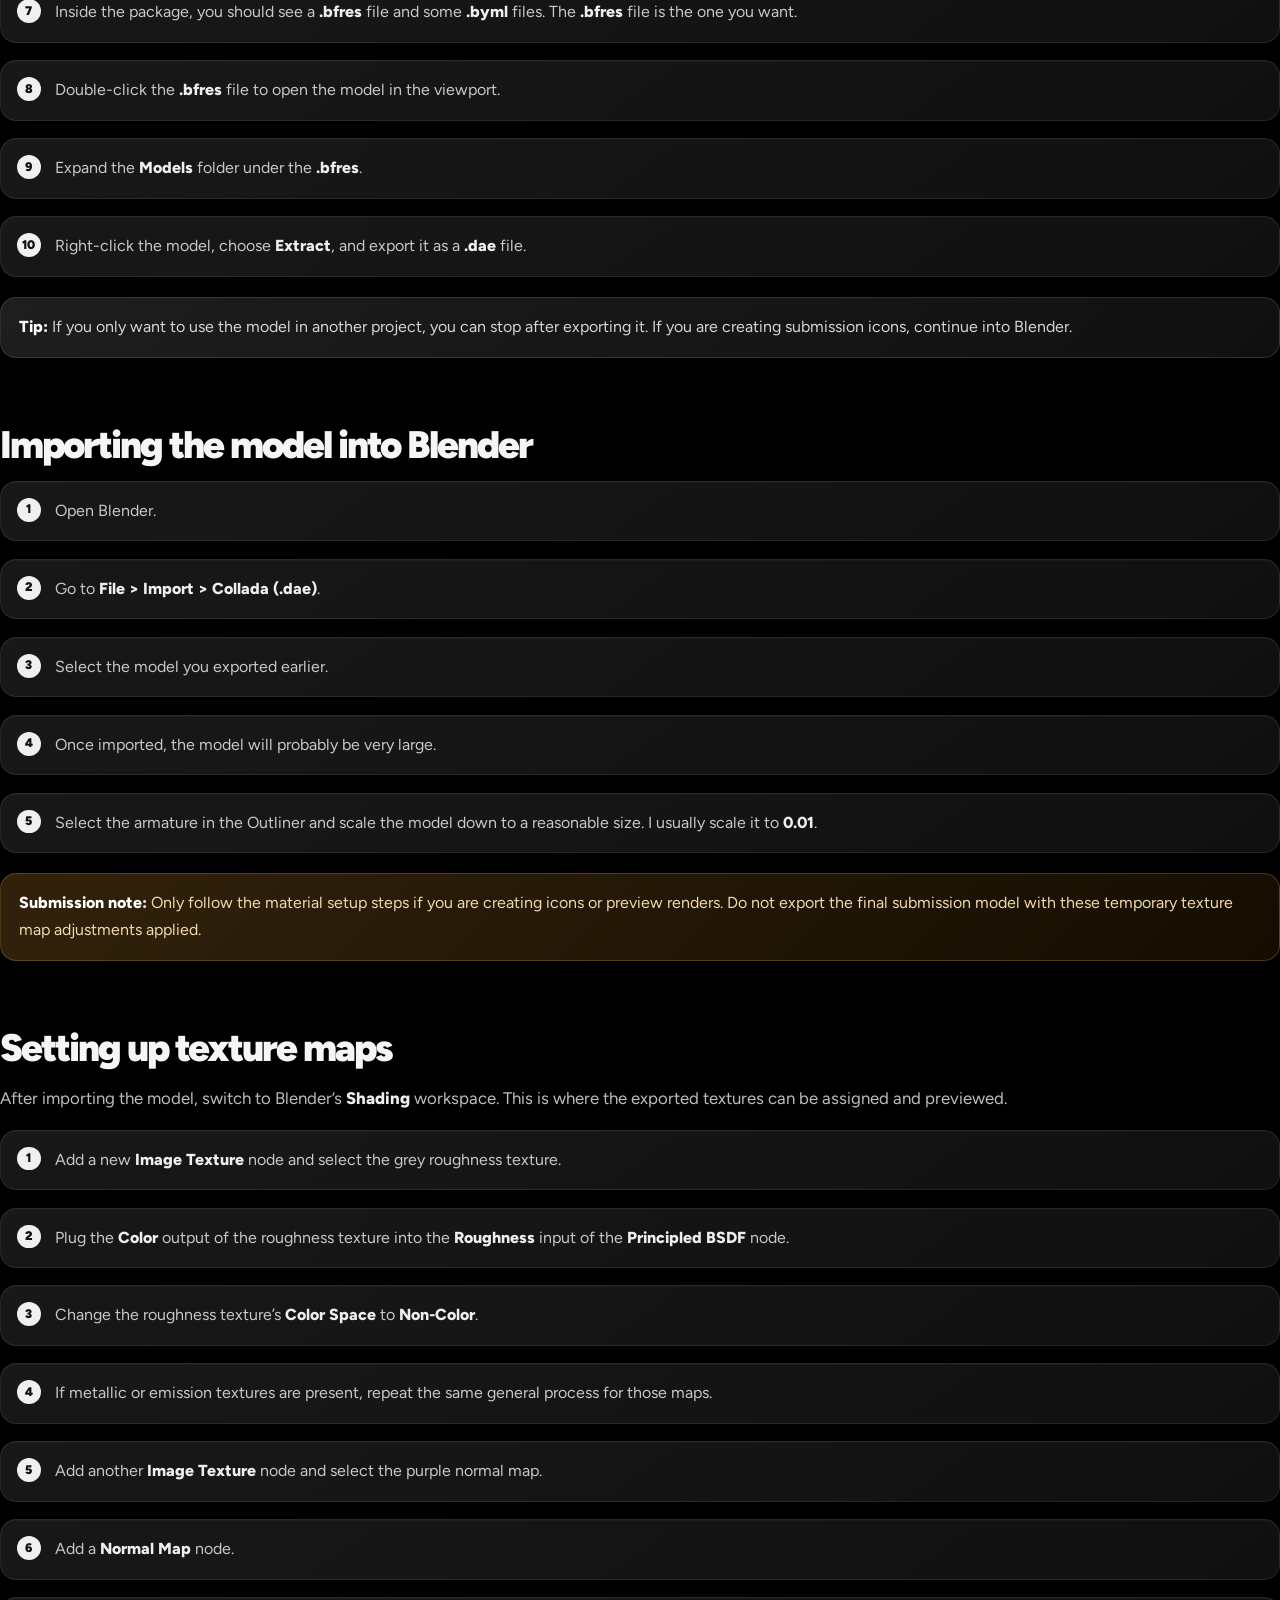
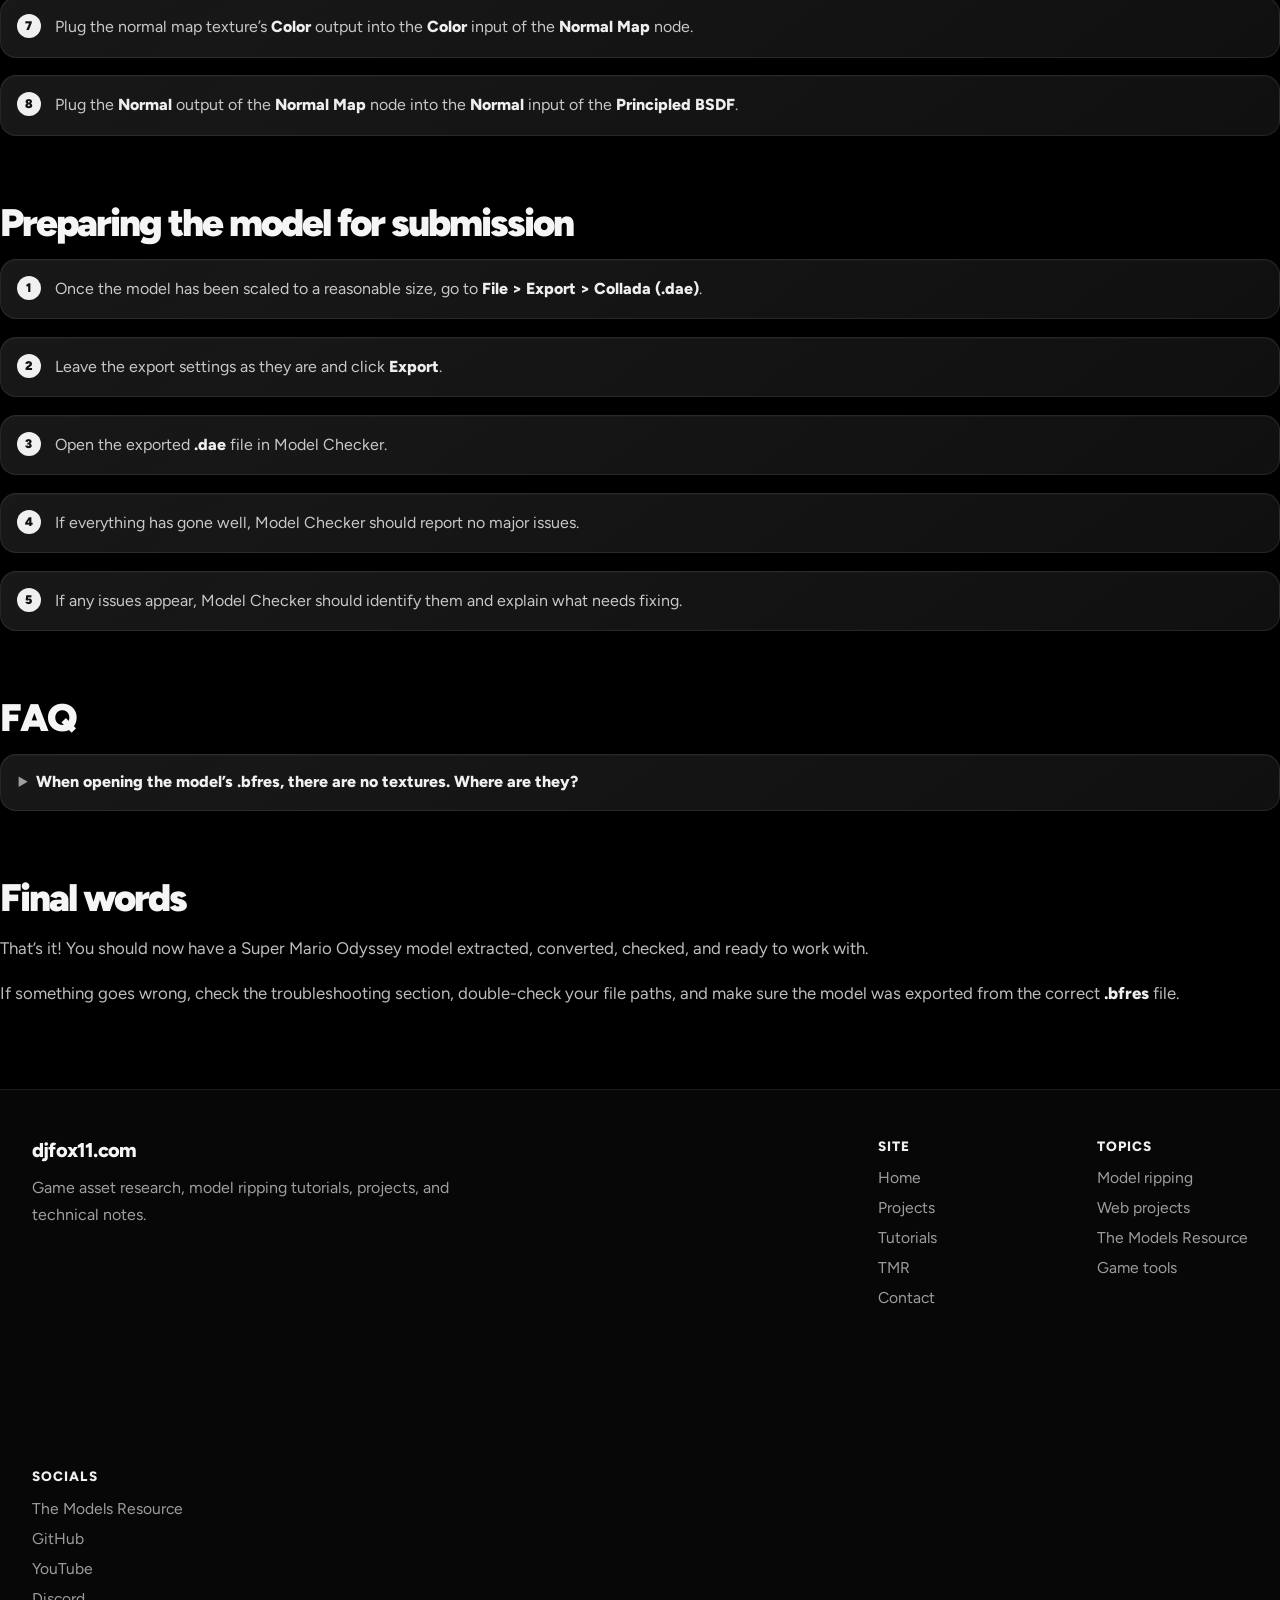
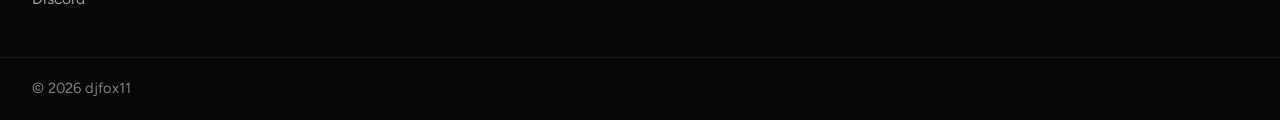
<file: tutorials/switch/super-mario-odyssey.html>
<!DOCTYPE html>
<html lang="en">

<head>
    <meta charset="UTF-8">
    <meta name="viewport" content="width=device-width, initial-scale=1.0">
    <title>djfox11 | Home</title>
    <link rel="stylesheet" href="/assets/css/style.css">
    <link rel="stylesheet" href="/assets/css/font.css">
    <link rel="stylesheet" href="/assets/css/footer.css">
    <link rel="stylesheet" href="/assets/css/tutorial.css">
</head>

<body style="background-color: #000;">
    <header class="site-header">
        <a href="/index.html" class="site-logo">djfox11.com</a>

        <nav class="nav" aria-label="Main navigation">
            <ul>
                <li><a href="/index.html" class="active">Home</a></li>
                <li><a href="/projects/index.html">Projects</a></li>
                <li><a href="/tutorials/index.html">Tutorials</a></li>
                <li><a href="/tmr/index.html">The Models Resource</a></li>
                <li><a href="/contact/index.html">Contact</a></li>
            </ul>
        </nav>
    </header>

    <section class="tutorial-hero">
    <img
        class="tutorial-hero-image"
        src="/assets/images/tutorial-headers/smo.png"
        alt="Super Mario Odyssey"
    >

    <div class="tutorial-hero-overlay"></div>

    <div class="tutorial-hero-content">
        <a href="/tutorials/index.html" class="tutorial-back-link">← All tutorials</a>

        <div class="tutorial-meta">
            <span class="tutorial-pill">Switch</span>
            <span class="tutorial-pill tutorial-pill-easy">Easy</span>
            <span class="tutorial-pill">Nintendo</span>
        </div>

        <h1>Super Mario Odyssey Model Ripping Tutorial</h1>

        <p>
            Learn how to extract, convert, and prepare Super Mario Odyssey models
            for Blender and submission.
        </p>
    </div>
</section>

    <article class="tutorial-content">

        <section id="overview" class="tutorial-section">
            <p class="tutorial-updated">Tutorial last updated: 28/05/2023</p>

            <p class="tutorial-intro">
                This guide walks through extracting models from <strong>Super Mario Odyssey</strong>,
                converting them with Switch Toolbox, setting up texture maps in Blender,
                and preparing the finished model for submission.
            </p>

            <div class="tutorial-warning">
                <strong>Important:</strong>
                This tutorial assumes you already have a legally obtained dump of the game
                and that Yuzu or Ryujinx is already installed and configured. It does not
                include instructions for obtaining game files or setting up emulators.
            </div>

            <div class="tutorial-learn-box">
                <h2>You will learn</h2>
                <ul>
                    <li>How to extract the base game files</li>
                    <li>How to import and convert ripped models</li>
                    <li>How to set up texture maps in Blender</li>
                    <li>How to prepare models for upload</li>
                </ul>
            </div>
        </section>

        <section id="requirements" class="tutorial-section">
            <h2>Requirements</h2>

            <div class="requirements-grid">
                <div class="requirement-card">
                    <h3>Game files</h3>
                    <ul>
                        <li>A legally obtained NSP or XCI dump of Super Mario Odyssey</li>
                        <li>NSP: Nintendo Submission Package</li>
                        <li>XCI: Game Cartridge Image</li>
                    </ul>
                </div>

                <div class="requirement-card">
                    <h3>Software</h3>
                    <ul>
                        <li>Yuzu or Ryujinx</li>
                        <li>Switch Toolbox</li>
                        <li>Blender, or another modelling program of your choice</li>
                        <li>Model Checker</li>
                    </ul>
                </div>
            </div>

            <div class="tutorial-note">
                <strong>Note:</strong>
                Model Checker can help identify common issues with a model, but it does
                not guarantee that a submission will be approved.
            </div>
        </section>

        <section id="extracting-game" class="tutorial-section">
            <h2>Extracting the game</h2>

            <h3>For Yuzu</h3>
            <ol class="tutorial-steps">
                <li>Make sure Super Mario Odyssey appears in the games list.</li>
                <li>Right-click the game and choose <strong>Dump RomFS &gt; Dump RomFS</strong>.</li>
                <li>When asked how you would like the game dumped, select <strong>Full</strong>.</li>
                <li>Wait for the extraction to finish.</li>
                <li>When File Explorer opens, navigate to the <strong>ObjectData</strong> folder.</li>
                <li>Keep note of this directory, as you will need it later.</li>
            </ol>

            <h3>For Ryujinx</h3>
            <ol class="tutorial-steps">
                <li>Make sure Super Mario Odyssey appears in the games list.</li>
                <li>Right-click the game and choose <strong>Extract Data &gt; RomFS</strong>.</li>
                <li>Choose a location for the dump.</li>
                <li>Keep note of the dump directory for later.</li>
            </ol>
        </section>

        <section id="extracting-models" class="tutorial-section">
            <h2>Extracting and converting the models</h2>

            <p>
                This section uses <strong>Switch Toolbox</strong> to open the extracted game files,
                locate the model packages, and export the model as a Collada file.
            </p>

            <ol class="tutorial-steps">
                <li>
                    Extract the downloaded ZIP archive named <strong>Toolbox-Latest.zip</strong>.
                </li>
                <li>
                    Inside the extracted folder, open <strong>Toolbox.exe</strong>.
                </li>
                <li>
                    In Switch Toolbox, go to <strong>File &gt; Open &gt; Folder</strong>.
                </li>
                <li>
                    Navigate to the extracted Super Mario Odyssey RomFS folder, select the
                    <strong>ObjectData</strong> folder, then click <strong>Select Folder</strong>.
                </li>
                <li>
                    You should now see a long list of <strong>.szs</strong> files. These packages
                    can contain models, textures, animations, and other files.
                </li>
                <li>
                    Find the model you want to extract and double-click its corresponding
                    <strong>.szs</strong> file.
                </li>
                <li>
                    Inside the package, you should see a <strong>.bfres</strong> file and some
                    <strong>.byml</strong> files. The <strong>.bfres</strong> file is the one you want.
                </li>
                <li>
                    Double-click the <strong>.bfres</strong> file to open the model in the viewport.
                </li>
                <li>
                    Expand the <strong>Models</strong> folder under the <strong>.bfres</strong>.
                </li>
                <li>
                    Right-click the model, choose <strong>Extract</strong>, and export it as a
                    <strong>.dae</strong> file.
                </li>
            </ol>

            <div class="tutorial-note">
                <strong>Tip:</strong>
                If you only want to use the model in another project, you can stop after exporting it.
                If you are creating submission icons, continue into Blender.
            </div>
        </section>

        <section id="importing-blender" class="tutorial-section">
            <h2>Importing the model into Blender</h2>

            <ol class="tutorial-steps">
                <li>
                    Open Blender.
                </li>
                <li>
                    Go to <strong>File &gt; Import &gt; Collada (.dae)</strong>.
                </li>
                <li>
                    Select the model you exported earlier.
                </li>
                <li>
                    Once imported, the model will probably be very large.
                </li>
                <li>
                    Select the armature in the Outliner and scale the model down to a reasonable size.
                    I usually scale it to <strong>0.01</strong>.
                </li>
            </ol>

            <div class="tutorial-warning">
                <strong>Submission note:</strong>
                Only follow the material setup steps if you are creating icons or preview renders.
                Do not export the final submission model with these temporary texture map adjustments applied.
            </div>
        </section>

        <section id="texture-maps" class="tutorial-section">
            <h2>Setting up texture maps</h2>

            <p>
                After importing the model, switch to Blender’s <strong>Shading</strong> workspace.
                This is where the exported textures can be assigned and previewed.
            </p>

            <ol class="tutorial-steps">
                <li>
                    Add a new <strong>Image Texture</strong> node and select the grey roughness texture.
                </li>
                <li>
                    Plug the <strong>Color</strong> output of the roughness texture into the
                    <strong>Roughness</strong> input of the <strong>Principled BSDF</strong> node.
                </li>
                <li>
                    Change the roughness texture’s <strong>Color Space</strong> to
                    <strong>Non-Color</strong>.
                </li>
                <li>
                    If metallic or emission textures are present, repeat the same general process
                    for those maps.
                </li>
                <li>
                    Add another <strong>Image Texture</strong> node and select the purple normal map.
                </li>
                <li>
                    Add a <strong>Normal Map</strong> node.
                </li>
                <li>
                    Plug the normal map texture’s <strong>Color</strong> output into the
                    <strong>Color</strong> input of the <strong>Normal Map</strong> node.
                </li>
                <li>
                    Plug the <strong>Normal</strong> output of the <strong>Normal Map</strong> node
                    into the <strong>Normal</strong> input of the <strong>Principled BSDF</strong>.
                </li>
            </ol>
        </section>

        <section id="preparing-submission" class="tutorial-section">
            <h2>Preparing the model for submission</h2>

            <ol class="tutorial-steps">
                <li>
                    Once the model has been scaled to a reasonable size, go to
                    <strong>File &gt; Export &gt; Collada (.dae)</strong>.
                </li>
                <li>
                    Leave the export settings as they are and click <strong>Export</strong>.
                </li>
                <li>
                    Open the exported <strong>.dae</strong> file in Model Checker.
                </li>
                <li>
                    If everything has gone well, Model Checker should report no major issues.
                </li>
                <li>
                    If any issues appear, Model Checker should identify them and explain what needs fixing.
                </li>
            </ol>
        </section>

        <section id="faq" class="tutorial-section">
            <h2>FAQ</h2>

            <details>
                <summary>When opening the model’s .bfres, there are no textures. Where are they?</summary>
                <p>
                    If there are no textures visible on the loaded model in Switch Toolbox, don’t worry.
                    The textures are most likely stored in another <strong>.szs</strong> file.
                    For example, kingdom-related models often have separate texture packages with names
                    ending in <strong>StageTexture</strong>.
                </p>
                <p>
                    You usually do not need to manually find and extract these texture packages.
                    Switch Toolbox should find and extract the required textures automatically.
                </p>
            </details>
        </section>

        <section id="final-words" class="tutorial-section">
            <h2>Final words</h2>

            <p>
                That’s it! You should now have a Super Mario Odyssey model extracted,
                converted, checked, and ready to work with.
            </p>

            <p>
                If something goes wrong, check the troubleshooting section, double-check your file paths,
                and make sure the model was exported from the correct <strong>.bfres</strong> file.
            </p>
        </section>

    </article>

    <footer class="site-footer">
        <div class="footer-inner">

            <section class="footer-brand">
                <a href="/index.html" class="footer-logo">djfox11.com</a>
                <p>
                    Game asset research, model ripping tutorials, projects,
                    and technical notes.
                </p>
            </section>

            <nav class="footer-section" aria-label="Footer site navigation">
                <h2>Site</h2>
                <ul>
                    <li><a href="/index.html">Home</a></li>
                    <li><a href="/projects/index.html">Projects</a></li>
                    <li><a href="/tutorials/index.html">Tutorials</a></li>
                    <li><a href="/tmr/index.html">TMR</a></li>
                    <li><a href="/contact/index.html">Contact</a></li>
                </ul>
            </nav>

            <section class="footer-section">
                <h2>Topics</h2>
                <ul>
                    <li><a href="/tutorials/index.html">Model ripping</a></li>
                    <li><a href="/projects/index.html">Web projects</a></li>
                    <li><a href="/tmr/index.html">The Models Resource</a></li>
                    <li><a href="/tutorials/index.html">Game tools</a></li>
                </ul>
            </section>

            <section class="footer-section">
                <h2>Socials</h2>
                <ul>
                    <li><a href="https://www.models-resource.com/" target="_blank" rel="noopener noreferrer">The Models
                            Resource</a></li>
                    <li><a href="#" target="_blank" rel="noopener noreferrer">GitHub</a></li>
                    <li><a href="#" target="_blank" rel="noopener noreferrer">YouTube</a></li>
                    <li><a href="#" target="_blank" rel="noopener noreferrer">Discord</a></li>
                </ul>
            </section>

        </div>

        <div class="footer-bottom">
            <p>© 2026 djfox11</p>
        </div>
    </footer>
</body>

</html>
</file>
<file: assets/css/style.css>
* {
    box-sizing: border-box;
}

html,
body {
    margin: 0;
    padding: 0;
}

body {
    background-color: #000;
    color: #fff;
    font-family: "Figtree", sans-serif;
}

.site-header {
    position: sticky;
    top: 0;
    z-index: 50;
    display: flex;
    align-items: center;
    justify-content: space-between;
    gap: 1.5rem;
    padding: 1rem 2rem;
    background: rgba(0,0,0,0.72);
    border-bottom: 1px solid rgba(255,255,255,0.08);
    backdrop-filter: blur(18px);
    -webkit-backdrop-filter: blur(18px);
}

.site-logo {
    color: #f5f5f5;
    font-size: 1.25rem;
    font-weight: 750;
    letter-spacing: -0.03em;
    white-space: nowrap;
    text-decoration: none;
}

.site-logo:hover {
    color: #fff;
}

.nav ul {
    display: flex;
    align-items: center;
    list-style: none;
    gap: 0.35rem;
    margin: 0;
    padding: 0;
    background: rgba(255,255,255,0.045);
    border: 1px solid rgba(255,255,255,0.09);
    border-radius: 999px;
    padding: 0.35rem;
}

.nav li {
    display: flex;
}

.nav a {
    position: relative;
    display: inline-flex;
    align-items: center;
    min-height: 36px;
    padding: 0 0.85rem;
    color: rgba(255,255,255,0.62);
    text-decoration: none;
    font-size: 1.1rem;
    font-weight: 400;
    line-height: 1;
    border-radius: 999px;

    transition:
        color 150ms ease,
        background 150ms ease,
        transform 150ms ease;
}

.nav a:hover {
    color: #f5f5f5;
    background: rgba(255,255,255,0.075);
}

.nav a:active {
    transform: scale(0.97);
}

.nav a.active {
    color: #111;
    background: #f0f0f0;
}

.nav a.active:hover {
    color: #111;
    background: #fff;
}

.nav a:focus-visible {
    outline: 2px solid rgba(255,255,255,0.45);
    outline-offset: 3px;
}

.tutorials-page-header {
    max-width: 820px;
    margin: 3rem auto 2.75rem;
    padding: 0 2rem;
    text-align: center;
}

.tutorials-page-kicker {
    margin: 0 0 0.75rem;
    color: #9f9f9f;
    font-size: 0.85rem;
    font-weight: 700;
    letter-spacing: 0.12em;
    text-transform: uppercase;
}

.tutorials-page-header h1 {
    margin: 0;
    color: #f5f5f5;
    font-size: clamp(2.4rem, 5vw, 4.5rem);
    font-weight: 750;
    line-height: 0.95;
    letter-spacing: -0.06em;
}

.tutorials-page-header > p:last-child {
    max-width: 620px;
    margin: 1.15rem auto 0;
    color: #b6b6b6;
    font-size: clamp(1rem, 1.4vw, 1.15rem);
    font-weight: 500;
    line-height: 1.65;
}

.tutorial-filters {
    max-width: 1480px;
    margin: 0 auto 1.5rem;
    padding: 0 2rem;
    display: flex;
    flex-direction: column;
    gap: 1rem;
}

.filter-row {
    display: grid;
    grid-template-columns: 110px 1fr;
    align-items: start;
    gap: 1rem;
}

.filter-label {
    color: #9f9f9f;
    font-size: 0.9rem;
    font-weight: 700;
    padding-top: 0.45rem;
}

.filter-chip-group {
    display: flex;
    flex-wrap: wrap;
    gap: 0.5rem;
}

.filter-chip,
.filter-reset {
    border: 1px solid rgba(255,255,255,0.12);
    background: #171717;
    color: #bdbdbd;
    border-radius: 999px;
    font: inherit;
    font-size: 0.95rem;
    font-weight: 650;
    line-height: 1;
    padding: 0.55rem 0.85rem;
    cursor: pointer;
    transition:
        background 150ms ease,
        border-color 150ms ease,
        color 150ms ease,
        transform 150ms ease;
}

.filter-chip:hover,
.filter-reset:hover {
    color: #f0f0f0;
    border-color: rgba(255,255,255,0.28);
    background: #202020;
}

.filter-chip:focus-visible,
.filter-reset:focus-visible {
    outline: 2px solid rgba(255,255,255,0.35);
    outline-offset: 2px;
}

.filter-chip.is-active {
    background: #f0f0f0;
    border-color: #f0f0f0;
    color: #111;
}

.filter-chip.is-active:hover {
    background: #fff;
    border-color: #fff;
    color: #111;
}

.filter-footer {
    display: flex;
    align-items: center;
    justify-content: space-between;
    gap: 1rem;
    padding-top: 0.25rem;
}

.filter-results {
    margin: 0;
    color: #928f8f;
    font-size: 0.95rem;
}

.filter-reset {
    background: transparent;
}

.badge-card.is-hidden {
    display: none;
}

@media (max-width: 720px) {
    .filter-row {
        grid-template-columns: 1fr;
        gap: 0.5rem;
    }

    .filter-label {
        padding-top: 0;
    }

    .filter-footer {
        align-items: flex-start;
        flex-direction: column;
    }
}

.badge-card.is-hidden {
    display: none;
}

::selection {
    background-color: #fff;
    color: #000;
}
</file>
<file: assets/css/font.css>
/* figtree-300 - latin */
@font-face {
  font-display: swap; /* Check https://developer.mozilla.org/en-US/docs/Web/CSS/@font-face/font-display for other options. */
  font-family: 'Figtree';
  font-style: normal;
  font-weight: 300;
  src: url('/assets/fonts/figtree-v9-latin-300.woff2') format('woff2'), /* Chrome 36+, Opera 23+, Firefox 39+, Safari 12+, iOS 10+ */
       url('/assets/fonts/figtree-v9-latin-300.ttf') format('truetype'); /* Chrome 4+, Firefox 3.5+, IE 9+, Safari 3.1+, iOS 4.2+, Android Browser 2.2+ */
}

/* figtree-300italic - latin */
@font-face {
  font-display: swap; /* Check https://developer.mozilla.org/en-US/docs/Web/CSS/@font-face/font-display for other options. */
  font-family: 'Figtree';
  font-style: italic;
  font-weight: 300;
  src: url('/assets/fonts/figtree-v9-latin-300italic.woff2') format('woff2'), /* Chrome 36+, Opera 23+, Firefox 39+, Safari 12+, iOS 10+ */
       url('/assets/fonts/figtree-v9-latin-300italic.ttf') format('truetype'); /* Chrome 4+, Firefox 3.5+, IE 9+, Safari 3.1+, iOS 4.2+, Android Browser 2.2+ */
}

/* figtree-regular - latin */
@font-face {
  font-display: swap; /* Check https://developer.mozilla.org/en-US/docs/Web/CSS/@font-face/font-display for other options. */
  font-family: 'Figtree';
  font-style: normal;
  font-weight: 400;
  src: url('/assets/fonts/figtree-v9-latin-regular.woff2') format('woff2'), /* Chrome 36+, Opera 23+, Firefox 39+, Safari 12+, iOS 10+ */
       url('/assets/fonts/figtree-v9-latin-regular.ttf') format('truetype'); /* Chrome 4+, Firefox 3.5+, IE 9+, Safari 3.1+, iOS 4.2+, Android Browser 2.2+ */
}

/* figtree-italic - latin */
@font-face {
  font-display: swap; /* Check https://developer.mozilla.org/en-US/docs/Web/CSS/@font-face/font-display for other options. */
  font-family: 'Figtree';
  font-style: italic;
  font-weight: 400;
  src: url('/assets/fonts/figtree-v9-latin-italic.woff2') format('woff2'), /* Chrome 36+, Opera 23+, Firefox 39+, Safari 12+, iOS 10+ */
       url('/assets/fonts/figtree-v9-latin-italic.ttf') format('truetype'); /* Chrome 4+, Firefox 3.5+, IE 9+, Safari 3.1+, iOS 4.2+, Android Browser 2.2+ */
}

/* figtree-500 - latin */
@font-face {
  font-display: swap; /* Check https://developer.mozilla.org/en-US/docs/Web/CSS/@font-face/font-display for other options. */
  font-family: 'Figtree';
  font-style: normal;
  font-weight: 500;
  src: url('/assets/fonts/figtree-v9-latin-500.woff2') format('woff2'), /* Chrome 36+, Opera 23+, Firefox 39+, Safari 12+, iOS 10+ */
       url('/assets/fonts/figtree-v9-latin-500.ttf') format('truetype'); /* Chrome 4+, Firefox 3.5+, IE 9+, Safari 3.1+, iOS 4.2+, Android Browser 2.2+ */
}

/* figtree-500italic - latin */
@font-face {
  font-display: swap; /* Check https://developer.mozilla.org/en-US/docs/Web/CSS/@font-face/font-display for other options. */
  font-family: 'Figtree';
  font-style: italic;
  font-weight: 500;
  src: url('/assets/fonts/figtree-v9-latin-500italic.woff2') format('woff2'), /* Chrome 36+, Opera 23+, Firefox 39+, Safari 12+, iOS 10+ */
       url('/assets/fonts/figtree-v9-latin-500italic.ttf') format('truetype'); /* Chrome 4+, Firefox 3.5+, IE 9+, Safari 3.1+, iOS 4.2+, Android Browser 2.2+ */
}

/* figtree-600 - latin */
@font-face {
  font-display: swap; /* Check https://developer.mozilla.org/en-US/docs/Web/CSS/@font-face/font-display for other options. */
  font-family: 'Figtree';
  font-style: normal;
  font-weight: 600;
  src: url('/assets/fonts/figtree-v9-latin-600.woff2') format('woff2'), /* Chrome 36+, Opera 23+, Firefox 39+, Safari 12+, iOS 10+ */
       url('/assets/fonts/figtree-v9-latin-600.ttf') format('truetype'); /* Chrome 4+, Firefox 3.5+, IE 9+, Safari 3.1+, iOS 4.2+, Android Browser 2.2+ */
}

/* figtree-600italic - latin */
@font-face {
  font-display: swap; /* Check https://developer.mozilla.org/en-US/docs/Web/CSS/@font-face/font-display for other options. */
  font-family: 'Figtree';
  font-style: italic;
  font-weight: 600;
  src: url('/assets/fonts/figtree-v9-latin-600italic.woff2') format('woff2'), /* Chrome 36+, Opera 23+, Firefox 39+, Safari 12+, iOS 10+ */
       url('/assets/fonts/figtree-v9-latin-600italic.ttf') format('truetype'); /* Chrome 4+, Firefox 3.5+, IE 9+, Safari 3.1+, iOS 4.2+, Android Browser 2.2+ */
}

/* figtree-700 - latin */
@font-face {
  font-display: swap; /* Check https://developer.mozilla.org/en-US/docs/Web/CSS/@font-face/font-display for other options. */
  font-family: 'Figtree';
  font-style: normal;
  font-weight: 700;
  src: url('/assets/fonts/figtree-v9-latin-700.woff2') format('woff2'), /* Chrome 36+, Opera 23+, Firefox 39+, Safari 12+, iOS 10+ */
       url('/assets/fonts/figtree-v9-latin-700.ttf') format('truetype'); /* Chrome 4+, Firefox 3.5+, IE 9+, Safari 3.1+, iOS 4.2+, Android Browser 2.2+ */
}

/* figtree-700italic - latin */
@font-face {
  font-display: swap; /* Check https://developer.mozilla.org/en-US/docs/Web/CSS/@font-face/font-display for other options. */
  font-family: 'Figtree';
  font-style: italic;
  font-weight: 700;
  src: url('/assets/fonts/figtree-v9-latin-700italic.woff2') format('woff2'), /* Chrome 36+, Opera 23+, Firefox 39+, Safari 12+, iOS 10+ */
       url('/assets/fonts/figtree-v9-latin-700italic.ttf') format('truetype'); /* Chrome 4+, Firefox 3.5+, IE 9+, Safari 3.1+, iOS 4.2+, Android Browser 2.2+ */
}

/* figtree-800 - latin */
@font-face {
  font-display: swap; /* Check https://developer.mozilla.org/en-US/docs/Web/CSS/@font-face/font-display for other options. */
  font-family: 'Figtree';
  font-style: normal;
  font-weight: 800;
  src: url('/assets/fonts/figtree-v9-latin-800.woff2') format('woff2'), /* Chrome 36+, Opera 23+, Firefox 39+, Safari 12+, iOS 10+ */
       url('/assets/fonts/figtree-v9-latin-800.ttf') format('truetype'); /* Chrome 4+, Firefox 3.5+, IE 9+, Safari 3.1+, iOS 4.2+, Android Browser 2.2+ */
}

/* figtree-800italic - latin */
@font-face {
  font-display: swap; /* Check https://developer.mozilla.org/en-US/docs/Web/CSS/@font-face/font-display for other options. */
  font-family: 'Figtree';
  font-style: italic;
  font-weight: 800;
  src: url('/assets/fonts/figtree-v9-latin-800italic.woff2') format('woff2'), /* Chrome 36+, Opera 23+, Firefox 39+, Safari 12+, iOS 10+ */
       url('/assets/fonts/figtree-v9-latin-800italic.ttf') format('truetype'); /* Chrome 4+, Firefox 3.5+, IE 9+, Safari 3.1+, iOS 4.2+, Android Browser 2.2+ */
}

/* figtree-900 - latin */
@font-face {
  font-display: swap; /* Check https://developer.mozilla.org/en-US/docs/Web/CSS/@font-face/font-display for other options. */
  font-family: 'Figtree';
  font-style: normal;
  font-weight: 900;
  src: url('/assets/fonts/figtree-v9-latin-900.woff2') format('woff2'), /* Chrome 36+, Opera 23+, Firefox 39+, Safari 12+, iOS 10+ */
       url('/assets/fonts/figtree-v9-latin-900.ttf') format('truetype'); /* Chrome 4+, Firefox 3.5+, IE 9+, Safari 3.1+, iOS 4.2+, Android Browser 2.2+ */
}

/* figtree-900italic - latin */
@font-face {
  font-display: swap; /* Check https://developer.mozilla.org/en-US/docs/Web/CSS/@font-face/font-display for other options. */
  font-family: 'Figtree';
  font-style: italic;
  font-weight: 900;
  src: url('/assets/fonts/figtree-v9-latin-900italic.woff2') format('woff2'), /* Chrome 36+, Opera 23+, Firefox 39+, Safari 12+, iOS 10+ */
       url('/assets/fonts/figtree-v9-latin-900italic.ttf') format('truetype'); /* Chrome 4+, Firefox 3.5+, IE 9+, Safari 3.1+, iOS 4.2+, Android Browser 2.2+ */
}
</file>
<file: assets/css/footer.css>
.site-footer {
    margin-top: 5rem;
    background: #070707;
    border-top: 1px solid rgba(255,255,255,0.09);
    color: #b8b8b8;
}

.footer-inner {
    max-width: 1480px;
    margin: 0 auto;
    padding: 3rem 2rem;

    display: grid;
    grid-template-columns: minmax(260px, 1fr) auto auto;
    gap: 10rem;
    align-items: start;
}

.footer-brand {
    max-width: 420px;
}

.footer-logo {
    display: inline-flex;
    color: #f5f5f5;
    text-decoration: none;
    font-size: 1.25rem;
    font-weight: 800;
    letter-spacing: -0.04em;
    margin-bottom: 0.85rem;
}

.footer-logo:hover {
    color: #ffffff;
}

.footer-brand p {
    margin: 0;
    color: #9f9f9f;
    font-size: 1rem;
    line-height: 1.65;
}



.footer-section h2 {
    margin: 0 0 0.85rem;
    color: #f0f0f0;
    font-size: 0.85rem;
    font-weight: 800;
    letter-spacing: 0.08em;
    text-transform: uppercase;
}

.footer-section ul {
    list-style: none;
    margin: 0;
    padding: 0;

    display: flex;
    flex-direction: column;
    gap: 0.55rem;
}

.footer-section a {
    color: #9d9d9d;
    text-decoration: none;
    font-size: 0.98rem;
    line-height: 1.35;
    transition:
        color 150ms ease,
        transform 150ms ease;
}

.footer-section a:hover {
    color: #f5f5f5;
}

.footer-section a:focus-visible,
.footer-logo:focus-visible {
    outline: 2px solid rgba(255,255,255,0.35);
    outline-offset: 4px;
    border-radius: 6px;
}

.footer-bottom {
    max-width: 1480px;
    margin: 0 auto;
    padding: 1.15rem 2rem 1.35rem;

    display: flex;
    justify-content: space-between;
    gap: 1rem;

    border-top: 1px solid rgba(255,255,255,0.08);
}

.footer-bottom p {
    margin: 0;
    color: #7f7f7f;
    font-size: 0.92rem;
    line-height: 1.5;
}

.footer-note {
    text-align: right;
}

@media (max-width: 900px) {
    .footer-inner {
        grid-template-columns: repeat(2, minmax(0, 1fr));
    }

    .footer-brand {
        grid-column: 1 / -1;
        max-width: 640px;
    }

    .footer-bottom {
        flex-direction: column;
    }

    .footer-note {
        text-align: left;
    }
}

@media (max-width: 560px) {
    .site-footer {
        margin-top: 3.5rem;
    }

    .footer-inner {
        grid-template-columns: 1fr;
        padding: 2.5rem 1.25rem;
    }

    .footer-bottom {
        padding: 1rem 1.25rem 1.2rem;
    }
}
</file>
<file: assets/css/cards.css>
*,
*::after,
*::before {
    box-sizing: border-box;
}

.cards-grid-container {
    display: grid;
    grid-template-columns: repeat(auto-fit, minmax(260px, 320px));
    gap: 1.25rem;

    width: 100%;
    max-width: calc((320px * 4) + (1.25rem * 3) + 4rem);
    margin: 0 auto;
    padding: 0 2rem 2rem;

    justify-content: center;
    align-items: stretch;
}

.badge-card {
    --badge-card-radius: 10px;

    background: #1a1919;
    border: 1px solid rgba(255,255,255,0.08);
    border-radius: var(--badge-card-radius);
    overflow: hidden;
    position: relative;
    transition: border-color 150ms ease, transform 150ms ease;
}

.badge-card:hover {
    border-color: rgba(255,255,255,0.2);
    transform: translateY(-3px);
}

.badge-card-link {
    text-decoration: none;
    color: inherit;
    display: flex;
    flex-direction: column;
    height: 100%;
}

.badge-card-image-wrap {
    position: relative;
    width: 100%;
    aspect-ratio: 0.67 / 1;
    overflow: hidden;
}

.badge-card-image {
    width: 100%;
    height: 100%;
    object-fit: cover;
    display: block;
}

.badge-card-badges {
    position: absolute;
    top: 8px;
    left: 8px;
    right: 8px;
    display: flex;
    gap: 5px;
    flex-wrap: wrap;
}

.badge {
    font-size: 16px;
    font-weight: 600;
    padding: 3px 7px;
    border-radius: 4px;
    line-height: 1.3;
    letter-spacing: 0.02em;
}

.badge-platform {
    background: rgba(0,0,0,0.6);
    color: #e0e0e0;
    backdrop-filter: blur(4px);
    -webkit-backdrop-filter: blur(4px);
}

.badge-difficulty {
    color: #fff;
}

.badge-easy {
    background: #1a5c36;
}

.badge-moderate {
    background: #6b430e;
}

.badge-advanced {
    background: #6b1a1a;
}

.badge-card-content {
    padding: 0.875rem 1rem;
    display: flex;
    flex-direction: column;
    gap: 0.75rem;
    flex: 1;
}

.badge-card-title {
    font-size: 1.4rem;
    font-weight: 600;
    line-height: 1.3;
    margin: 0;
    color: #f0f0f0;
}

.badge-card-description {
    margin: 0;
}

.badge-card-tools {
    display: flex;
    flex-wrap: wrap;
    gap: 6px;
    margin-top: auto;
}

.tool-tag {
    font-size: 15px;
    background: #444444;
    color: #bebebe;
    border: 1px solid rgba(255, 255, 255, 0.151);
    border-radius: 3px;
    padding: 2px 6px;
}

.badge-card-footer {
    border-top: 1px solid rgba(255,255,255,0.151);
    padding: 0.625rem 1rem;
    display: flex;
    align-items: center;
    justify-content: space-between;
}

.badge-card-footer-label {
    color: #928f8f;
}

.badge-card-footer-arrow {
    color: #928f8f;
}
</file>
<file: assets/css/tutorial.css>
/* =========================================================
   Tutorial Page CSS
   For individual game ripping tutorial pages
========================================================= */

/* -------------------------
   Base page
------------------------- */

*,
*::before,
*::after {
    box-sizing: border-box;
}

html {
    scroll-behavior: smooth;
}

body {
    margin: 0;
    background: #000;
    color: #f0f0f0;
}

.tutorial-page {
    background:
        radial-gradient(circle at top left, rgba(255,255,255,0.045), transparent 34rem),
        #000;
    color: #f0f0f0;
}

/* =========================================================
   Cinematic tutorial hero
========================================================= */

.tutorial-hero {
    position: relative;
    min-height: clamp(520px, 68vh, 780px);
    display: flex;
    align-items: flex-end;
    overflow: hidden;
    isolation: isolate;
    border-bottom: 1px solid rgba(255,255,255,0.09);
}

.tutorial-hero::after {
    content: "";
    position: absolute;
    inset: auto 0 0;
    height: 42%;
    z-index: 2;
    pointer-events: none;
    background: linear-gradient(to bottom, transparent, #000);
}

.tutorial-hero-image {
    position: absolute;
    inset: 0;
    z-index: 0;

    width: 100%;
    height: 100%;

    object-fit: cover;
    object-position: center;
    display: block;

    transform: scale(1.015);
    filter: saturate(1.05) contrast(1.05);
}

/* Per-page helpers for awkward banner crops */
.tutorial-hero-image-left {
    object-position: left center;
}

.tutorial-hero-image-right {
    object-position: right center;
}

.tutorial-hero-image-top {
    object-position: center top;
}

.tutorial-hero-image-bottom {
    object-position: center bottom;
}

.tutorial-hero-overlay {
    position: absolute;
    inset: 0;
    z-index: 1;
    pointer-events: none;

    background:
        linear-gradient(
            to top,
            rgba(0,0,0,0.96) 0%,
            rgba(0,0,0,0.82) 18%,
            rgba(0,0,0,0.35) 55%,
            rgba(0,0,0,0.56) 100%
        ),
        radial-gradient(
            circle at 22% 72%,
            rgba(255,255,255,0.16),
            transparent 34rem
        ),
        radial-gradient(
            circle at 78% 26%,
            rgba(255,255,255,0.08),
            transparent 28rem
        );
}

.tutorial-hero-content {
    position: relative;
    z-index: 3;

    width: 100%;
    max-width: 1480px;
    margin: 0 auto;
    padding: 8rem 2rem 4.25rem;
}

.tutorial-back-link {
    display: inline-flex;
    align-items: center;
    width: fit-content;
    margin-bottom: 1.25rem;

    color: rgba(255,255,255,0.72);
    text-decoration: none;
    font-size: 0.95rem;
    font-weight: 700;

    transition:
        color 150ms ease,
        transform 150ms ease;
}

.tutorial-back-link:hover {
    color: #fff;
    transform: translateX(-2px);
}

.tutorial-back-link:focus-visible {
    outline: 2px solid rgba(255,255,255,0.38);
    outline-offset: 4px;
    border-radius: 6px;
}

.tutorial-meta {
    display: flex;
    flex-wrap: wrap;
    gap: 0.5rem;
    margin-bottom: 1rem;
}

.tutorial-pill {
    display: inline-flex;
    align-items: center;
    min-height: 31px;
    padding: 0 0.78rem;

    color: #ededed;
    background: rgba(0,0,0,0.46);
    border: 1px solid rgba(255,255,255,0.15);
    border-radius: 999px;

    font-size: 0.9rem;
    font-weight: 800;
    line-height: 1;

    backdrop-filter: blur(14px);
    -webkit-backdrop-filter: blur(14px);
}

.tutorial-pill-easy {
    background: rgba(26, 92, 54, 0.86);
    border-color: rgba(120, 255, 170, 0.22);
}

.tutorial-pill-moderate {
    background: rgba(107, 67, 14, 0.86);
    border-color: rgba(255, 190, 90, 0.22);
}

.tutorial-pill-advanced {
    background: rgba(107, 26, 26, 0.86);
    border-color: rgba(255, 120, 120, 0.22);
}

.tutorial-hero h1 {
    max-width: 980px;
    margin: 0;

    color: #fff;
    font-size: clamp(2.85rem, 6.5vw, 6.8rem);
    font-weight: 850;
    line-height: 0.9;
    letter-spacing: -0.078em;

    text-wrap: balance;
}

.tutorial-hero-content > p {
    max-width: 760px;
    margin: 1.25rem 0 0;

    color: rgba(255,255,255,0.78);
    font-size: clamp(1.05rem, 1.5vw, 1.28rem);
    font-weight: 500;
    line-height: 1.65;
}

/* =========================================================
   Main tutorial layout
========================================================= */

.tutorial-layout {
    max-width: 1480px;
    margin: 0 auto;
    padding: 4rem 2rem 6rem;

    display: grid;
    grid-template-columns: 300px minmax(0, 860px);
    gap: clamp(2rem, 5vw, 4.5rem);
    justify-content: center;
    align-items: start;
}

.tutorial-content {
    min-width: 0;
}

/* =========================================================
   Sidebar
========================================================= */

.tutorial-sidebar {
    position: sticky;
    top: 96px;
    display: grid;
    gap: 1rem;
}

.tutorial-sidebar-card {
    background:
        linear-gradient(145deg, rgba(255,255,255,0.045), transparent),
        #101010;
    border: 1px solid rgba(255,255,255,0.09);
    border-radius: 16px;
    padding: 1rem;

    box-shadow:
        0 18px 60px rgba(0,0,0,0.28),
        inset 0 1px rgba(255,255,255,0.035);
}

.tutorial-sidebar-card h2 {
    margin: 0 0 0.85rem;

    color: #f0f0f0;
    font-size: 0.82rem;
    font-weight: 850;
    letter-spacing: 0.09em;
    text-transform: uppercase;
}

.tutorial-sidebar-card nav {
    display: flex;
    flex-direction: column;
    gap: 0.25rem;
}

.tutorial-sidebar-card a {
    color: #a8a8a8;
    text-decoration: none;
    font-size: 0.95rem;
    font-weight: 650;
    line-height: 1.35;

    border-radius: 10px;
    padding: 0.58rem 0.68rem;

    transition:
        color 150ms ease,
        background 150ms ease,
        transform 150ms ease;
}

.tutorial-sidebar-card a:hover {
    color: #fff;
    background: rgba(255,255,255,0.065);
}

.tutorial-sidebar-card a:active {
    transform: scale(0.985);
}

.tutorial-sidebar-card a:focus-visible {
    outline: 2px solid rgba(255,255,255,0.34);
    outline-offset: 2px;
}

/* Guide facts card */

.tutorial-facts {
    padding: 1.1rem;
}

.tutorial-facts dl {
    margin: 0;
    display: grid;
    gap: 0.8rem;
}

.tutorial-facts div {
    display: grid;
    gap: 0.25rem;
}

.tutorial-facts dt {
    color: #858585;
    font-size: 0.76rem;
    font-weight: 850;
    letter-spacing: 0.08em;
    text-transform: uppercase;
}

.tutorial-facts dd {
    margin: 0;
    color: #e2e2e2;
    font-size: 0.96rem;
    line-height: 1.45;
}

/* =========================================================
   Article typography
========================================================= */

.tutorial-section {
    scroll-margin-top: 112px;
    margin-bottom: 4.25rem;
}

.tutorial-section:last-child {
    margin-bottom: 0;
}

.tutorial-updated {
    width: fit-content;
    margin: 0 0 1rem;

    color: #cfcfcf;
    background: rgba(255,255,255,0.055);
    border: 1px solid rgba(255,255,255,0.105);
    border-radius: 999px;
    padding: 0.45rem 0.78rem;

    font-size: 0.9rem;
    font-weight: 700;
}

.tutorial-intro {
    margin: 0;

    color: #e0e0e0;
    font-size: clamp(1.18rem, 2vw, 1.45rem);
    line-height: 1.72;
    letter-spacing: -0.015em;
}

.tutorial-content h2 {
    margin: 0 0 1rem;

    color: #f5f5f5;
    font-size: clamp(1.95rem, 3vw, 2.85rem);
    font-weight: 850;
    letter-spacing: -0.052em;
    line-height: 1.02;

    text-wrap: balance;
}

.tutorial-content h3 {
    margin: 1.75rem 0 0.85rem;

    color: #f0f0f0;
    font-size: clamp(1.18rem, 1.6vw, 1.35rem);
    font-weight: 800;
    letter-spacing: -0.025em;
    line-height: 1.2;
}

.tutorial-content p {
    margin: 0 0 1rem;

    color: #bdbdbd;
    font-size: 1.05rem;
    line-height: 1.75;
}

.tutorial-content strong {
    color: #eeeeee;
    font-weight: 800;
}

.tutorial-content a {
    color: #f5f5f5;
    text-decoration-thickness: 1px;
    text-underline-offset: 4px;
}

.tutorial-content a:hover {
    color: #fff;
}

.tutorial-content ul,
.tutorial-content ol {
    color: #bdbdbd;
    line-height: 1.75;
}

.tutorial-content li + li {
    margin-top: 0.35rem;
}

/* =========================================================
   Learning / requirements cards
========================================================= */

.tutorial-learn-box {
    margin-top: 1.25rem;
    padding: 1.25rem;

    background:
        radial-gradient(circle at top left, rgba(255,255,255,0.06), transparent 20rem),
        #101010;
    border: 1px solid rgba(255,255,255,0.09);
    border-radius: 16px;

    box-shadow: inset 0 1px rgba(255,255,255,0.035);
}

.tutorial-learn-box h2 {
    margin-bottom: 0.85rem;
    font-size: 1.25rem;
    letter-spacing: -0.025em;
}

.tutorial-learn-box ul {
    margin: 0;
    padding-left: 1.2rem;
}

.requirements-grid {
    display: grid;
    grid-template-columns: repeat(2, minmax(0, 1fr));
    gap: 1rem;
}

.requirement-card {
    min-height: 100%;

    background:
        linear-gradient(145deg, rgba(255,255,255,0.045), transparent),
        #101010;
    border: 1px solid rgba(255,255,255,0.09);
    border-radius: 16px;
    padding: 1.15rem;

    box-shadow: inset 0 1px rgba(255,255,255,0.035);
}

.requirement-card h3 {
    margin-top: 0;
}

.requirement-card ul {
    margin: 0;
    padding-left: 1.1rem;
}

/* =========================================================
   Step list
========================================================= */

.tutorial-steps {
    counter-reset: tutorial-step;
    list-style: none;

    display: grid;
    gap: 0.75rem;

    margin: 1rem 0 0;
    padding-left: 0;
}

.tutorial-steps li {
    counter-increment: tutorial-step;
    position: relative;

    color: #c8c8c8;
    background:
        linear-gradient(145deg, rgba(255,255,255,0.035), transparent),
        #101010;
    border: 1px solid rgba(255,255,255,0.085);
    border-radius: 16px;

    padding: 1rem 1rem 1rem 3.35rem;
    line-height: 1.65;

    box-shadow: inset 0 1px rgba(255,255,255,0.03);
}

.tutorial-steps li::before {
    content: counter(tutorial-step);

    position: absolute;
    left: 1rem;
    top: 1rem;

    width: 1.48rem;
    height: 1.48rem;
    display: grid;
    place-items: center;

    color: #111;
    background: #f0f0f0;
    border-radius: 999px;

    font-size: 0.78rem;
    font-weight: 900;
    line-height: 1;
}

/* =========================================================
   Notes / warnings / callouts
========================================================= */

.tutorial-note,
.tutorial-warning {
    margin: 1.25rem 0;
    border-radius: 16px;
    padding: 1rem 1.1rem;

    font-size: 1rem;
    line-height: 1.68;
}

.tutorial-note {
    color: #d5d5d5;
    background:
        linear-gradient(135deg, rgba(255,255,255,0.06), transparent),
        #101010;
    border: 1px solid rgba(255,255,255,0.13);
}

.tutorial-warning {
    color: #f0d9ad;
    background:
        linear-gradient(135deg, rgba(255, 184, 77, 0.12), transparent),
        rgba(107, 67, 14, 0.2);
    border: 1px solid rgba(255, 184, 77, 0.23);
}

.tutorial-note strong,
.tutorial-warning strong {
    color: #fff;
}

/* =========================================================
   Figures / images in tutorial body
========================================================= */

.tutorial-figure {
    margin: 1.6rem 0;
}

.tutorial-figure img {
    width: 100%;
    display: block;

    background: #111;
    border: 1px solid rgba(255,255,255,0.1);
    border-radius: 18px;

    box-shadow:
        0 24px 80px rgba(0,0,0,0.35),
        inset 0 1px rgba(255,255,255,0.035);
}

.tutorial-figure figcaption {
    margin-top: 0.7rem;

    color: #8f8f8f;
    font-size: 0.92rem;
    line-height: 1.5;
}

/* =========================================================
   Code blocks
========================================================= */

.tutorial-content pre {
    overflow-x: auto;
    margin: 1.25rem 0;
    padding: 1rem 1.1rem;

    background: #0d0d0d;
    border: 1px solid rgba(255,255,255,0.09);
    border-radius: 16px;

    box-shadow: inset 0 1px rgba(255,255,255,0.03);
}

.tutorial-content code {
    color: #e7e7e7;
    font-family: ui-monospace, SFMono-Regular, Menlo, Consolas, "Liberation Mono", monospace;
    font-size: 0.95rem;
}

/* =========================================================
   FAQ / details
========================================================= */

.tutorial-content details {
    background:
        linear-gradient(145deg, rgba(255,255,255,0.035), transparent),
        #101010;
    border: 1px solid rgba(255,255,255,0.09);
    border-radius: 16px;
    padding: 1rem 1.1rem;

    box-shadow: inset 0 1px rgba(255,255,255,0.03);
}

.tutorial-content details + details {
    margin-top: 0.75rem;
}

.tutorial-content summary {
    cursor: pointer;
    color: #f0f0f0;
    font-weight: 800;
    line-height: 1.4;
}

.tutorial-content summary::marker {
    color: #9f9f9f;
}

.tutorial-content details p {
    margin-top: 0.9rem;
    margin-bottom: 0;
}

/* =========================================================
   End navigation / next guide area
   Optional HTML:
   <nav class="tutorial-next">
      <a href="#">← Previous guide</a>
      <a href="#">Next guide →</a>
   </nav>
========================================================= */

.tutorial-next {
    margin-top: 5rem;
    display: grid;
    grid-template-columns: repeat(2, minmax(0, 1fr));
    gap: 1rem;
}

.tutorial-next a {
    display: flex;
    align-items: center;
    justify-content: space-between;

    min-height: 90px;
    padding: 1.1rem;

    color: #f0f0f0;
    text-decoration: none;

    background:
        linear-gradient(145deg, rgba(255,255,255,0.045), transparent),
        #101010;
    border: 1px solid rgba(255,255,255,0.09);
    border-radius: 16px;

    transition:
        background 150ms ease,
        border-color 150ms ease,
        transform 150ms ease;
}

.tutorial-next a:hover {
    background:
        linear-gradient(145deg, rgba(255,255,255,0.07), transparent),
        #141414;
    border-color: rgba(255,255,255,0.18);
    transform: translateY(-2px);
}

/* =========================================================
   Responsive
========================================================= */

@media (max-width: 1100px) {
    .tutorial-layout {
        grid-template-columns: 1fr;
        max-width: 900px;
        gap: 2rem;
    }

    .tutorial-sidebar {
        position: static;
        order: -1;
    }

    .tutorial-sidebar-card nav {
        flex-direction: row;
        flex-wrap: wrap;
    }

    .tutorial-sidebar-card a {
        background: rgba(255,255,255,0.04);
    }

    .tutorial-facts dl {
        grid-template-columns: repeat(2, minmax(0, 1fr));
    }
}

@media (max-width: 760px) {
    .tutorial-hero {
        min-height: 540px;
    }

    .tutorial-hero-content {
        padding: 7rem 1.25rem 3rem;
    }

    .tutorial-layout {
        padding: 3rem 1.25rem 5rem;
    }

    .requirements-grid {
        grid-template-columns: 1fr;
    }

    .tutorial-facts dl {
        grid-template-columns: 1fr;
    }

    .tutorial-next {
        grid-template-columns: 1fr;
    }
}

@media (max-width: 520px) {
    .tutorial-hero {
        min-height: 500px;
    }

    .tutorial-hero h1 {
        font-size: clamp(2.5rem, 14vw, 4rem);
        letter-spacing: -0.065em;
    }

    .tutorial-hero-content > p {
        font-size: 1rem;
    }

    .tutorial-meta {
        gap: 0.4rem;
    }

    .tutorial-pill {
        min-height: 29px;
        padding: 0 0.65rem;
        font-size: 0.84rem;
    }

    .tutorial-content h2 {
        font-size: 2rem;
    }

    .tutorial-steps li {
        padding: 0.95rem 0.95rem 0.95rem 3.1rem;
    }

    .tutorial-steps li::before {
        left: 0.9rem;
        top: 0.95rem;
    }
}

/* =========================================================
   Reduced motion
========================================================= */

@media (prefers-reduced-motion: reduce) {
    html {
        scroll-behavior: auto;
    }

    *,
    *::before,
    *::after {
        transition-duration: 0.01ms !important;
        animation-duration: 0.01ms !important;
        animation-iteration-count: 1 !important;
    }

    .tutorial-hero-image {
        transform: none;
    }
}
</file>
